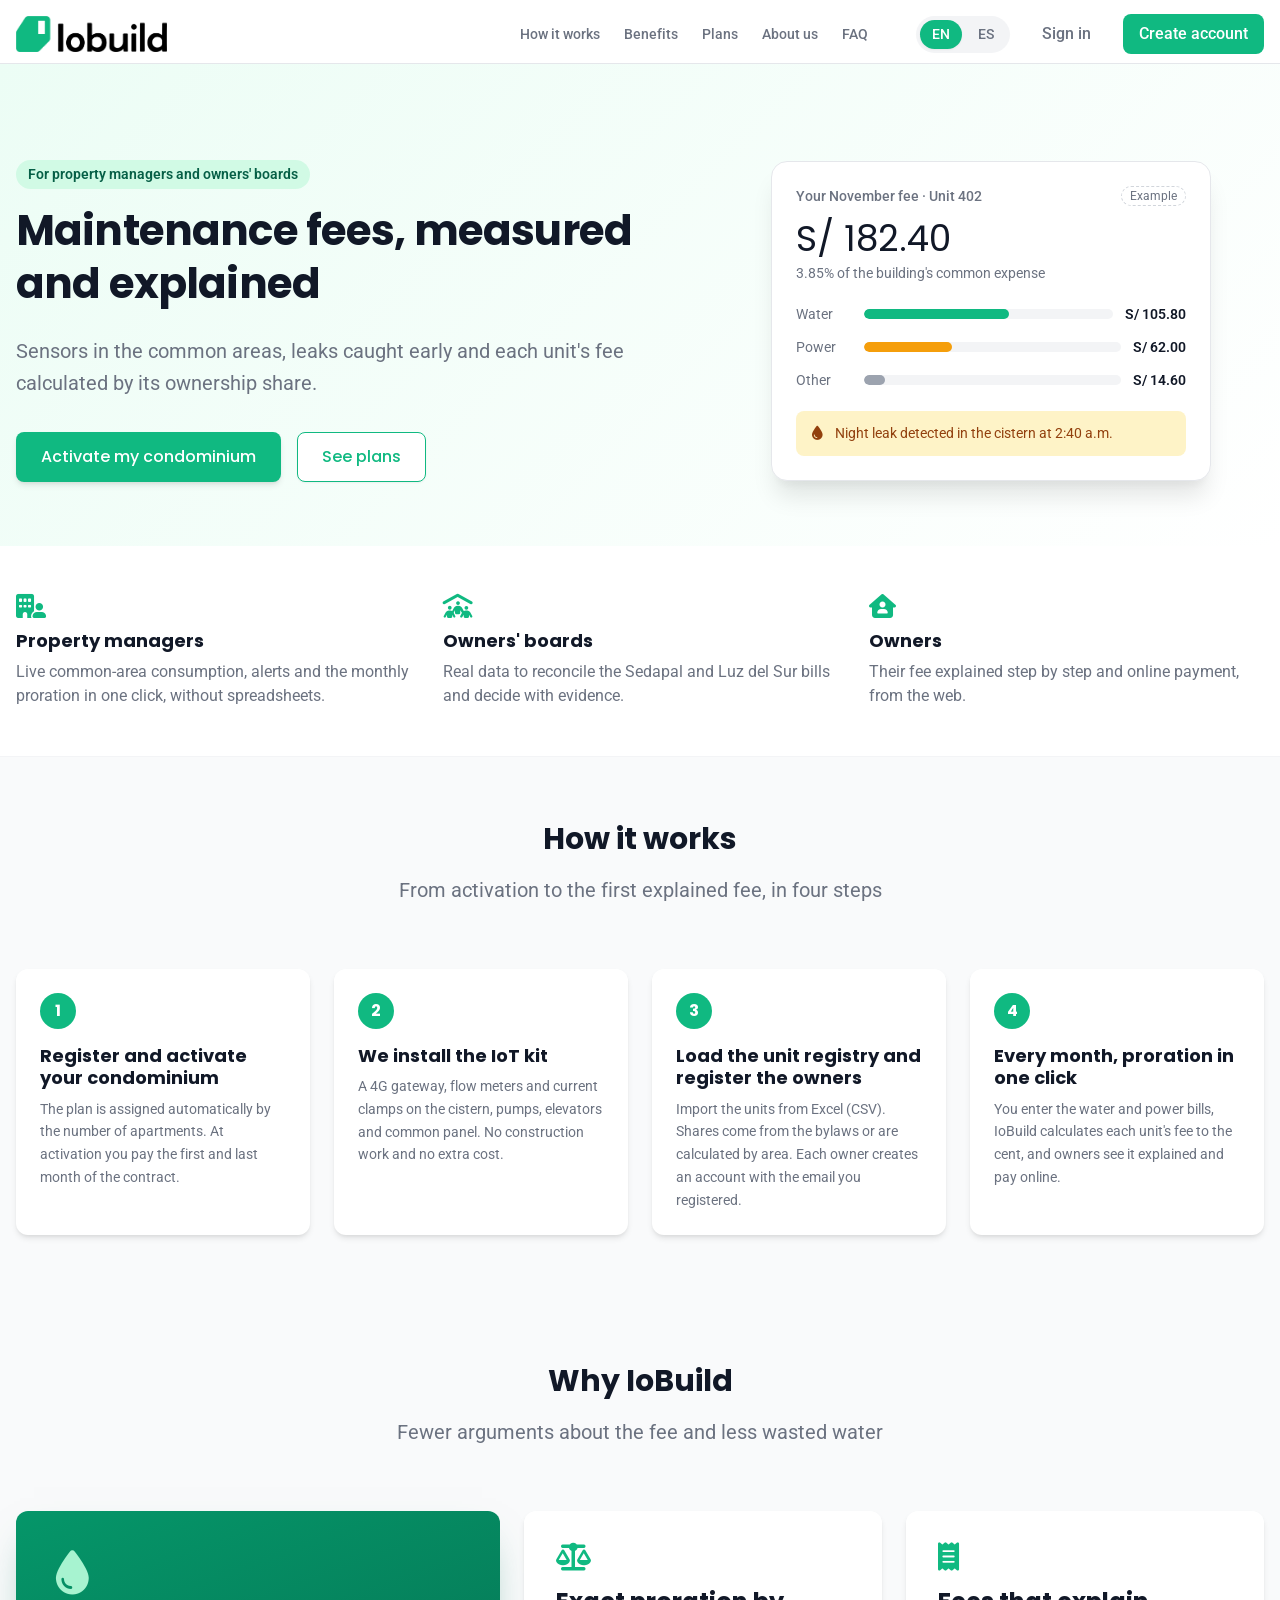
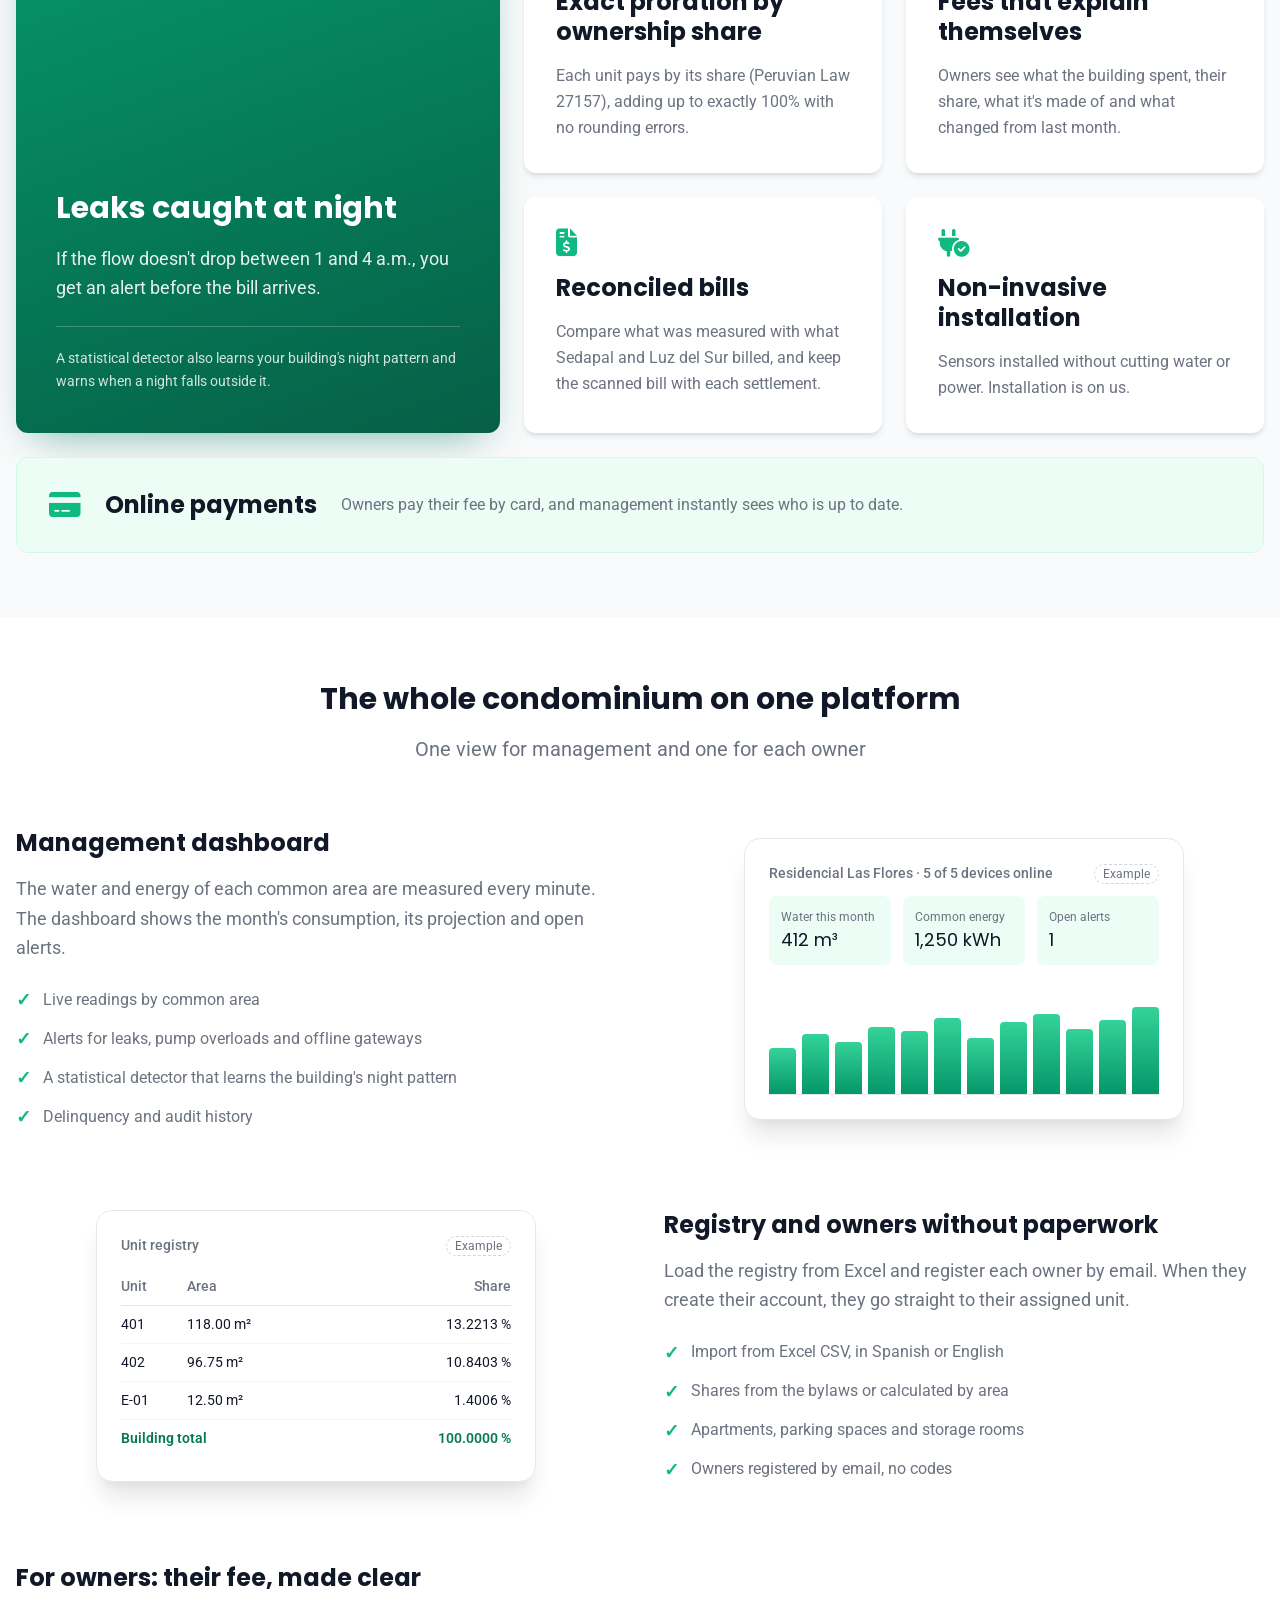
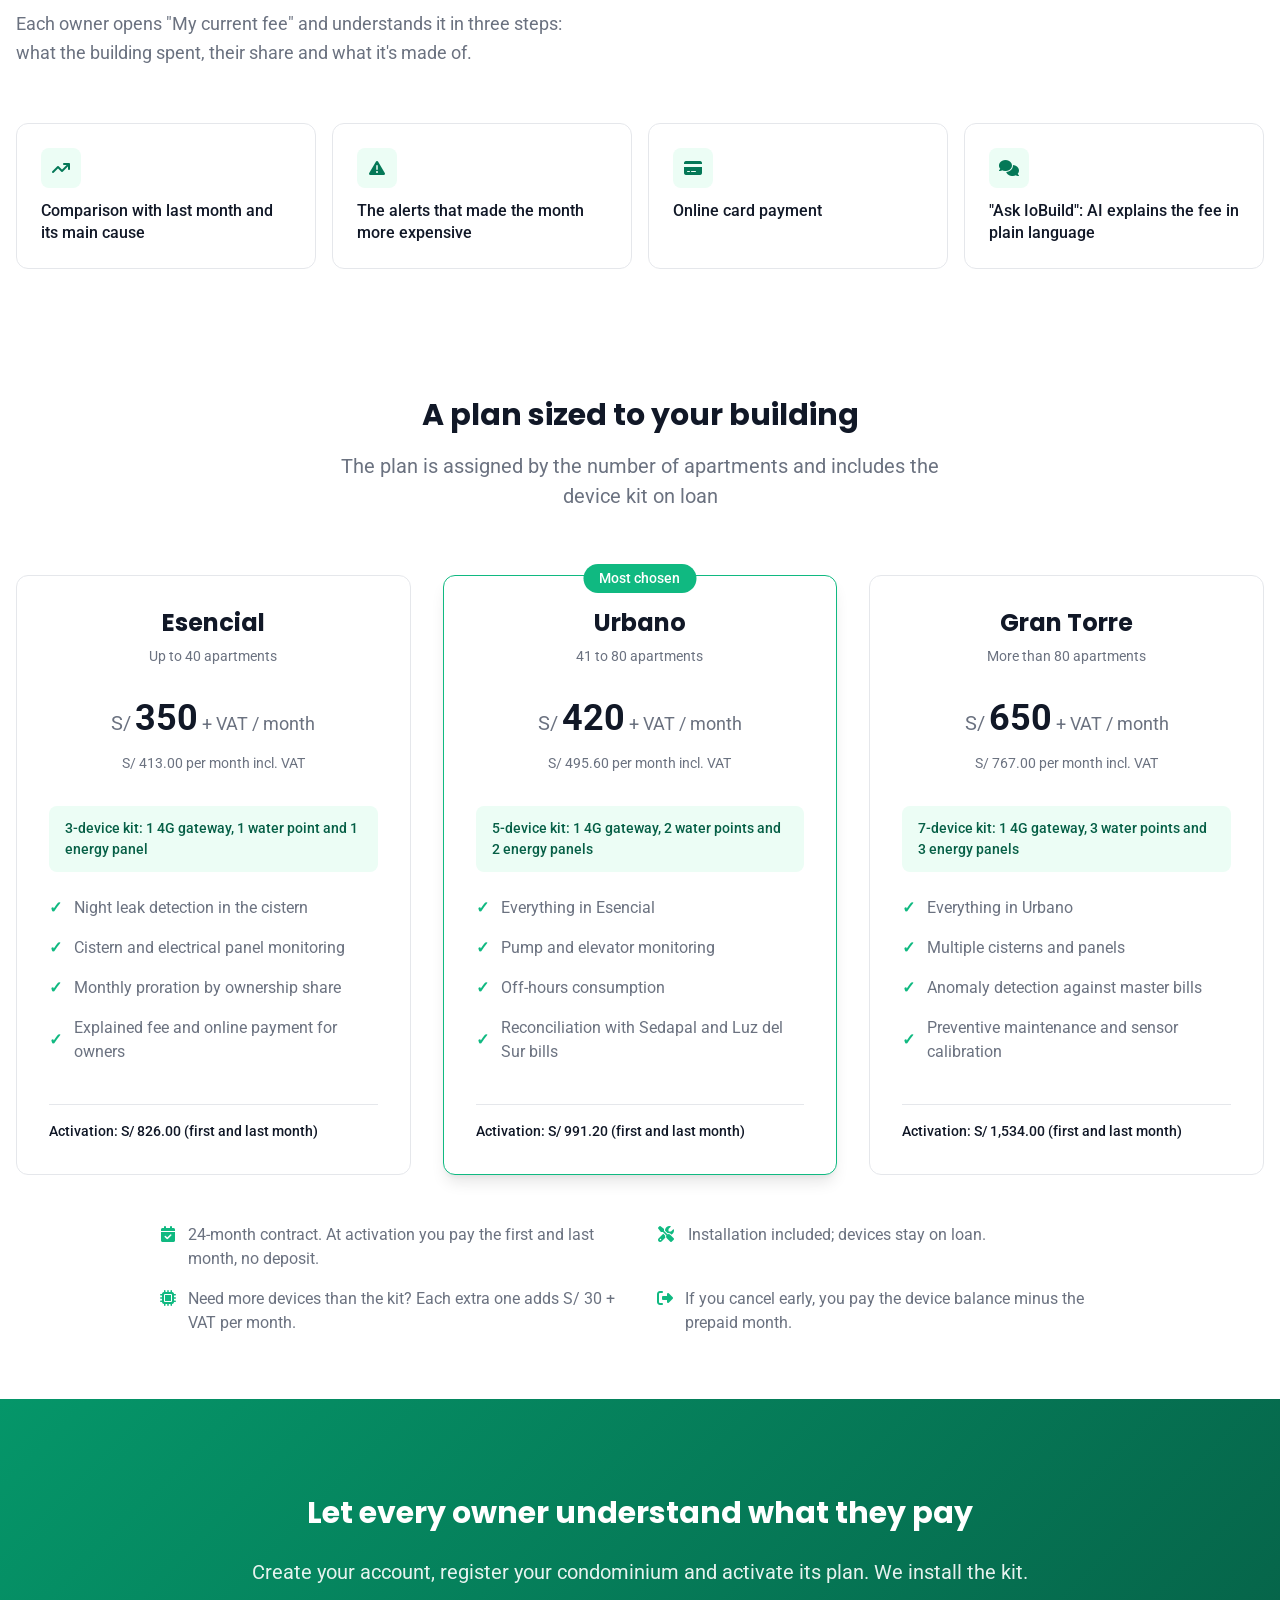
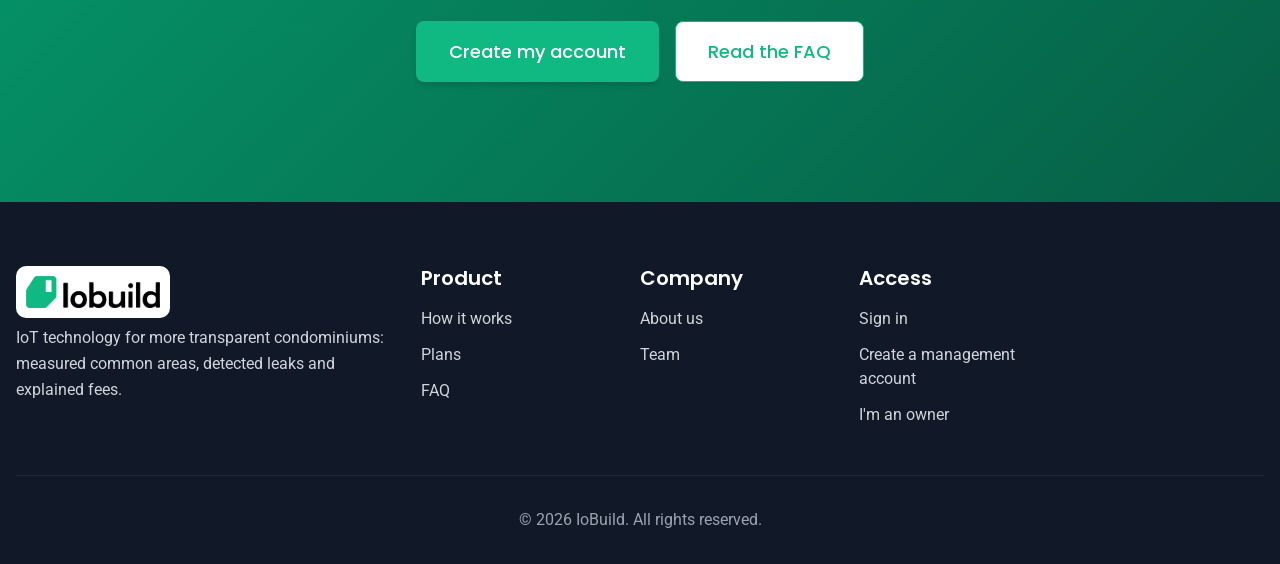
<file: index.html>
<!DOCTYPE html>
<html lang="en">
<head>
    <meta charset="UTF-8">
    <meta name="viewport" content="width=device-width, initial-scale=1.0">
    <title data-translate="title">IoBuild - Maintenance fees measured and explained for your condominium</title>
    <meta name="description" data-translate="meta_description" content="IoBuild measures the water and energy of your condominium&#x27;s common areas with IoT sensors, detects leaks and calculates each unit&#x27;s fee by its ownership share (Peruvian Law 27157).">
    <meta name="keywords" content="condominium management, maintenance fee, proration, ownership share, Law 27157, IoT, leak detection, Lima, administración de condominios, cuota de mantenimiento">

    <meta property="og:title" data-translate="og_title" content="IoBuild - Your condominium, measured and explained">
    <meta property="og:description" data-translate="og_description" content="IoT sensors in common areas, leak detection and fees prorated by ownership share that every owner understands.">
    <meta property="og:image" content="assets/img/logo.png">
    <meta property="og:type" content="website">
    <meta name="twitter:card" content="summary">
    <meta name="twitter:title" data-translate="twitter_title" content="IoBuild - Your condominium, measured and explained">
    <meta name="twitter:description" data-translate="twitter_description" content="IoT sensors, leak detection and fees prorated by ownership share.">
    <link rel="icon" type="image/png" href="assets/img/favicon.png">

    <script type="application/ld+json">
    {
        "@context": "https://schema.org",
        "@type": "Organization",
        "name": "IoBuild",
        "description": "IoT platform for condominium management: common-area metering, leak detection and maintenance fees prorated by ownership share.",
        "url": "https://iobuild.me",
        "logo": "https://iobuild.me/IoBuild-Logo.png"
    }
    </script>

    <link rel="preconnect" href="https://fonts.googleapis.com">
    <link rel="preconnect" href="https://fonts.gstatic.com" crossorigin>
    <link href="https://fonts.googleapis.com/css2?family=Poppins:wght@300;400;500;600;700&family=Roboto:wght@300;400;500&display=swap" rel="stylesheet">
    <link rel="stylesheet" href="https://cdnjs.cloudflare.com/ajax/libs/font-awesome/6.3.0/css/all.min.css">
    <link rel="stylesheet" href="styles/reset.css">
    <link rel="stylesheet" href="styles/styles.css">
</head>
<body>
    <header class="main-header">
        <div class="container">
            <div class="header__content">
                <div class="header__logo">
                    <a href="index.html" class="header__logo-link" aria-label="Go to home page" data-translate="go_home">
                        <img src="assets/img/logo.png" alt="IoBuild" class="logo__image">
                    </a>
                </div>

                <nav class="main-nav" aria-label="Main navigation">
                    <ul class="nav__list">
                        <li class="nav__item"><a href="#how" class="nav__link" data-translate="nav_how">How it works</a></li>
                        <li class="nav__item"><a href="#benefits" class="nav__link" data-translate="nav_benefits">Benefits</a></li>
                        <li class="nav__item"><a href="#pricing" class="nav__link" data-translate="nav_pricing">Plans</a></li>
                        <li class="nav__item"><a href="about-us.html" class="nav__link" data-translate="nav_about">About us</a></li>
                        <li class="nav__item"><a href="faq.html" class="nav__link" data-translate="nav_faq">FAQ</a></li>
                    </ul>
                    <div class="language-switcher">
                        <button class="lang-btn" data-lang="en" aria-pressed="true">EN</button>
                        <button class="lang-btn" data-lang="es" aria-pressed="false">ES</button>
                    </div>
                    <a href="https://iobuild.me/iam/login" class="nav__login" data-translate="login" target="_blank" rel="noopener noreferrer">Sign in</a>
                    <a href="https://iobuild.me/iam/register-administrator" class="cta-primary" data-translate="start_now" target="_blank" rel="noopener noreferrer">Create account</a>
                </nav>

                <button class="mobile-menu-toggle" aria-label="Open navigation menu" data-translate="mobile_menu_toggle">
                    <span class="hamburger__line"></span>
                    <span class="hamburger__line"></span>
                    <span class="hamburger__line"></span>
                </button>
            </div>
        </div>
    </header>

    <main class="main-content">
        <!-- Hero -->
        <section class="hero-section">
            <div class="container">
                <div class="hero__content">
                    <div class="hero__text">
                        <span class="hero__eyebrow" data-translate="hero_eyebrow">For property managers and owners' boards</span>
                        <h1 class="hero__title" data-translate="hero_title">Maintenance fees, measured and explained</h1>
                        <p class="hero__subtitle" data-translate="hero_subtitle">Sensors in the common areas, leaks caught early and each unit's fee calculated by its ownership share.</p>
                        <div class="hero__cta">
                            <a href="https://iobuild.me/iam/register-administrator" class="cta-button cta-button--primary" data-translate="hero_cta_primary" target="_blank" rel="noopener noreferrer">Activate my condominium</a>
                            <a href="#pricing" class="cta-button cta-button--secondary" data-translate="hero_cta_secondary">See plans</a>
                        </div>
                    </div>

                    <div class="hero__visual">
                        <div class="mock-card mock-fee" aria-hidden="true">
                            <div class="mock-fee__top">
                                <span class="mock-label" data-translate="mock_fee_label">Your November fee · Unit 402</span>
                                <span class="mock-tag" data-translate="mock_example">Example</span>
                            </div>
                            <strong class="mock-fee__amount">S/ 182.40</strong>
                            <p class="mock-fee__share" data-translate="mock_fee_share">3.85% of the building's common expense</p>
                            <div class="mock-bars">
                                <div class="mock-bar"><span class="mock-bar__name" data-translate="mock_water">Water</span><span class="mock-bar__track"><span class="mock-bar__fill mock-bar__fill--water" style="width:58%"></span></span><span class="mock-bar__value">S/ 105.80</span></div>
                                <div class="mock-bar"><span class="mock-bar__name" data-translate="mock_energy">Power</span><span class="mock-bar__track"><span class="mock-bar__fill mock-bar__fill--energy" style="width:34%"></span></span><span class="mock-bar__value">S/ 62.00</span></div>
                                <div class="mock-bar"><span class="mock-bar__name" data-translate="mock_other">Other</span><span class="mock-bar__track"><span class="mock-bar__fill mock-bar__fill--other" style="width:8%"></span></span><span class="mock-bar__value">S/ 14.60</span></div>
                            </div>
                            <div class="mock-alert">
                                <i class="fa-solid fa-droplet" aria-hidden="true"></i>
                                <span data-translate="mock_alert">Night leak detected in the cistern at 2:40 a.m.</span>
                            </div>
                        </div>
                    </div>
                </div>
            </div>
        </section>

        <!-- Para quién -->
        <section class="audience-section">
            <div class="container">
                <div class="audience-grid">
                    <div class="audience-card">
                        <i class="fa-solid fa-building-user" aria-hidden="true"></i>
                        <h3 data-translate="aud_1_title">Property managers</h3>
                        <p data-translate="aud_1_desc">Live common-area consumption, alerts and the monthly proration in one click, without spreadsheets.</p>
                    </div>
                    <div class="audience-card">
                        <i class="fa-solid fa-people-roof" aria-hidden="true"></i>
                        <h3 data-translate="aud_2_title">Owners' boards</h3>
                        <p data-translate="aud_2_desc">Real data to reconcile the Sedapal and Luz del Sur bills and decide with evidence.</p>
                    </div>
                    <div class="audience-card">
                        <i class="fa-solid fa-house-user" aria-hidden="true"></i>
                        <h3 data-translate="aud_3_title">Owners</h3>
                        <p data-translate="aud_3_desc">Their fee explained step by step and online payment, from the web.</p>
                    </div>
                </div>
            </div>
        </section>

        <!-- Cómo funciona -->
        <section class="how-section" id="how">
            <div class="container">
                <div class="section__header">
                    <h2 class="section__title" data-translate="how_title">How it works</h2>
                    <p class="section__subtitle" data-translate="how_subtitle">From activation to the first explained fee, in four steps</p>
                </div>
                <ol class="steps">
                    <li class="step">
                        <span class="step__number">1</span>
                        <h3 class="step__title" data-translate="step_1_title">Register and activate your condominium</h3>
                        <p class="step__desc" data-translate="step_1_desc">The plan is assigned automatically by the number of apartments. At activation you pay the first and last month of the contract.</p>
                    </li>
                    <li class="step">
                        <span class="step__number">2</span>
                        <h3 class="step__title" data-translate="step_2_title">We install the IoT kit</h3>
                        <p class="step__desc" data-translate="step_2_desc">A 4G gateway, flow meters and current clamps on the cistern, pumps, elevators and common panel. No construction work and no extra cost.</p>
                    </li>
                    <li class="step">
                        <span class="step__number">3</span>
                        <h3 class="step__title" data-translate="step_3_title">Load the unit registry and register the owners</h3>
                        <p class="step__desc" data-translate="step_3_desc">Import the units from Excel (CSV). Shares come from the bylaws or are calculated by area. Each owner creates an account with the email you registered.</p>
                    </li>
                    <li class="step">
                        <span class="step__number">4</span>
                        <h3 class="step__title" data-translate="step_4_title">Every month, proration in one click</h3>
                        <p class="step__desc" data-translate="step_4_desc">You enter the water and power bills, IoBuild calculates each unit's fee to the cent, and owners see it explained and pay online.</p>
                    </li>
                </ol>
            </div>
        </section>

        <!-- Beneficios -->
        <section class="benefits-section" id="benefits">
            <div class="container">
                <div class="section__header">
                    <h2 class="section__title" data-translate="benefits_title">Why IoBuild</h2>
                    <p class="section__subtitle" data-translate="benefits_subtitle">Fewer arguments about the fee and less wasted water</p>
                </div>
                <div class="benefits-grid benefits-grid--bento">
                    <div class="benefit-card benefit-card--featured">
                        <div class="benefit-card__icon"><i class="fa-solid fa-droplet" aria-hidden="true"></i></div>
                        <h3 class="benefit-card__title" data-translate="benefit_1_title">Leaks caught at night</h3>
                        <p class="benefit-card__description" data-translate="benefit_1_desc">If the flow doesn't drop between 1 and 4 a.m., you get an alert before the bill arrives.</p>
                        <p class="benefit-card__extra" data-translate="benefit_1_extra">A statistical detector also learns your building's night pattern and warns when a night falls outside it.</p>
                    </div>
                    <div class="benefit-card">
                        <div class="benefit-card__icon"><i class="fa-solid fa-scale-balanced" aria-hidden="true"></i></div>
                        <h3 class="benefit-card__title" data-translate="benefit_2_title">Exact proration by ownership share</h3>
                        <p class="benefit-card__description" data-translate="benefit_2_desc">Each unit pays by its share (Peruvian Law 27157), adding up to exactly 100% with no rounding errors.</p>
                    </div>
                    <div class="benefit-card">
                        <div class="benefit-card__icon"><i class="fa-solid fa-receipt" aria-hidden="true"></i></div>
                        <h3 class="benefit-card__title" data-translate="benefit_3_title">Fees that explain themselves</h3>
                        <p class="benefit-card__description" data-translate="benefit_3_desc">Owners see what the building spent, their share, what it's made of and what changed from last month.</p>
                    </div>
                    <div class="benefit-card">
                        <div class="benefit-card__icon"><i class="fa-solid fa-file-invoice-dollar" aria-hidden="true"></i></div>
                        <h3 class="benefit-card__title" data-translate="benefit_4_title">Reconciled bills</h3>
                        <p class="benefit-card__description" data-translate="benefit_4_desc">Compare what was measured with what Sedapal and Luz del Sur billed, and keep the scanned bill with each settlement.</p>
                    </div>
                    <div class="benefit-card">
                        <div class="benefit-card__icon"><i class="fa-solid fa-plug-circle-check" aria-hidden="true"></i></div>
                        <h3 class="benefit-card__title" data-translate="benefit_5_title">Non-invasive installation</h3>
                        <p class="benefit-card__description" data-translate="benefit_5_desc">Sensors installed without cutting water or power. Installation is on us.</p>
                    </div>
                    <div class="benefit-card benefit-card--wide">
                        <div class="benefit-card__icon"><i class="fa-solid fa-credit-card" aria-hidden="true"></i></div>
                        <h3 class="benefit-card__title" data-translate="benefit_6_title">Online payments</h3>
                        <p class="benefit-card__description" data-translate="benefit_6_desc">Owners pay their fee by card, and management instantly sees who is up to date.</p>
                    </div>
                </div>
            </div>
        </section>

        <!-- Funcionalidades -->
        <section class="features-section" id="features">
            <div class="container">
                <div class="section__header">
                    <h2 class="section__title" data-translate="features_title">The whole condominium on one platform</h2>
                    <p class="section__subtitle" data-translate="features_subtitle">One view for management and one for each owner</p>
                </div>
                <div class="features-grid">
                    <div class="feature-item">
                        <div class="feature-item__content">
                            <h3 class="feature-item__title" data-translate="feature_1_title">Management dashboard</h3>
                            <p class="feature-item__description" data-translate="feature_1_desc">The water and energy of each common area are measured every minute. The dashboard shows the month's consumption, its projection and open alerts.</p>
                            <ul class="feature-item__list">
                                <li data-translate="feature_1_item_1">Live readings by common area</li>
                                <li data-translate="feature_1_item_2">Alerts for leaks, pump overloads and offline gateways</li>
                                <li data-translate="feature_1_item_3">A statistical detector that learns the building's night pattern</li>
                                <li data-translate="feature_1_item_4">Delinquency and audit history</li>
                            </ul>
                        </div>
                        <div class="feature-item__visual">
                            <div class="mock-card mock-panel" aria-hidden="true">
                                <div class="mock-fee__top"><span class="mock-label" data-translate="mock_panel_title">Residencial Las Flores · 5 of 5 devices online</span><span class="mock-tag" data-translate="mock_example">Example</span></div>
                                <div class="mock-stats">
                                    <div class="mock-stat"><span data-translate="mock_panel_water">Water this month</span><strong>412 m³</strong></div>
                                    <div class="mock-stat"><span data-translate="mock_panel_energy">Common energy</span><strong>1,250 kWh</strong></div>
                                    <div class="mock-stat"><span data-translate="mock_panel_alerts">Open alerts</span><strong>1</strong></div>
                                </div>
                                <div class="mock-chart">
                                    <span style="height:42%"></span><span style="height:55%"></span><span style="height:48%"></span><span style="height:62%"></span><span style="height:58%"></span><span style="height:70%"></span><span style="height:52%"></span><span style="height:66%"></span><span style="height:74%"></span><span style="height:60%"></span><span style="height:68%"></span><span style="height:80%"></span>
                                </div>
                            </div>
                        </div>
                    </div>

                    <div class="feature-item feature-item--reverse">
                        <div class="feature-item__content">
                            <h3 class="feature-item__title" data-translate="feature_2_title">Registry and owners without paperwork</h3>
                            <p class="feature-item__description" data-translate="feature_2_desc">Load the registry from Excel and register each owner by email. When they create their account, they go straight to their assigned unit.</p>
                            <ul class="feature-item__list">
                                <li data-translate="feature_2_item_1">Import from Excel CSV, in Spanish or English</li>
                                <li data-translate="feature_2_item_2">Shares from the bylaws or calculated by area</li>
                                <li data-translate="feature_2_item_3">Apartments, parking spaces and storage rooms</li>
                                <li data-translate="feature_2_item_4">Owners registered by email, no codes</li>
                            </ul>
                        </div>
                        <div class="feature-item__visual">
                            <div class="mock-card mock-registry" aria-hidden="true">
                                <div class="mock-fee__top"><span class="mock-label" data-translate="mock_registry_title">Unit registry</span><span class="mock-tag" data-translate="mock_example">Example</span></div>
                                <table class="mock-table">
                                    <thead><tr><th data-translate="mock_col_unit">Unit</th><th data-translate="mock_col_area">Area</th><th data-translate="mock_col_share">Share</th></tr></thead>
                                    <tbody>
                                        <tr><td>401</td><td>118.00 m²</td><td>13.2213 %</td></tr>
                                        <tr><td>402</td><td>96.75 m²</td><td>10.8403 %</td></tr>
                                        <tr><td>E-01</td><td>12.50 m²</td><td>1.4006 %</td></tr>
                                        <tr class="mock-table__total"><td colspan="2" data-translate="mock_col_total">Building total</td><td>100.0000 %</td></tr>
                                    </tbody>
                                </table>
                            </div>
                        </div>
                    </div>

                    <div class="feature-tiles">
                        <div class="feature-tiles__intro">
                            <h3 class="feature-item__title" data-translate="feature_3_title">For owners: their fee, made clear</h3>
                            <p class="feature-item__description" data-translate="feature_3_desc">Each owner opens "My current fee" and understands it in three steps: what the building spent, their share and what it's made of.</p>
                        </div>
                        <ul class="feature-tiles__grid">
                            <li><i class="fa-solid fa-arrow-trend-up" aria-hidden="true"></i><span data-translate="feature_3_item_1">Comparison with last month and its main cause</span></li>
                            <li><i class="fa-solid fa-triangle-exclamation" aria-hidden="true"></i><span data-translate="feature_3_item_2">The alerts that made the month more expensive</span></li>
                            <li><i class="fa-solid fa-credit-card" aria-hidden="true"></i><span data-translate="feature_3_item_3">Online card payment</span></li>
                            <li><i class="fa-solid fa-comments" aria-hidden="true"></i><span data-translate="feature_3_item_4">"Ask IoBuild": AI explains the fee in plain language</span></li>
                        </ul>
                    </div>
                </div>
            </div>
        </section>

        <!-- Planes -->
        <section class="pricing-section" id="pricing">
            <div class="container">
                <div class="section__header">
                    <h2 class="section__title" data-translate="pricing_title">A plan sized to your building</h2>
                    <p class="section__subtitle" data-translate="pricing_subtitle">The plan is assigned by the number of apartments and includes the device kit on loan</p>
                </div>

                <div class="pricing-grid">
                    <div class="pricing-card">
                        <div class="pricing-card__header">
                            <h3 class="pricing-card__title">Esencial</h3>
                            <p class="pricing-card__subtitle" data-translate="plan_1_units">Up to 40 apartments</p>
                            <div class="pricing-card__price">
                                <span class="pricing-card__currency">S/</span>
                                <span class="pricing-card__amount">350</span>
                                <span class="pricing-card__period" data-translate="pricing_period">+ VAT / month</span>
                            </div>
                            <p class="pricing-card__igv" data-translate="plan_1_igv">S/ 413.00 per month incl. VAT</p>
                        </div>
                        <div class="pricing-card__content">
                            <p class="pricing-card__kit" data-translate="plan_1_kit">3-device kit: 1 4G gateway, 1 water point and 1 energy panel</p>
                            <ul class="pricing-card__features">
                                <li data-translate="plan_1_f1">Night leak detection in the cistern</li>
                                <li data-translate="plan_1_f2">Cistern and electrical panel monitoring</li>
                                <li data-translate="plan_1_f3">Monthly proration by ownership share</li>
                                <li data-translate="plan_1_f4">Explained fee and online payment for owners</li>
                            </ul>
                            <p class="pricing-card__activation" data-translate="plan_1_activation">Activation: S/ 826.00 (first and last month)</p>
                        </div>
                    </div>

                    <div class="pricing-card pricing-card--featured">
                        <div class="pricing-card__badge" data-translate="most_popular">Most chosen</div>
                        <div class="pricing-card__header">
                            <h3 class="pricing-card__title">Urbano</h3>
                            <p class="pricing-card__subtitle" data-translate="plan_2_units">41 to 80 apartments</p>
                            <div class="pricing-card__price">
                                <span class="pricing-card__currency">S/</span>
                                <span class="pricing-card__amount">420</span>
                                <span class="pricing-card__period" data-translate="pricing_period">+ VAT / month</span>
                            </div>
                            <p class="pricing-card__igv" data-translate="plan_2_igv">S/ 495.60 per month incl. VAT</p>
                        </div>
                        <div class="pricing-card__content">
                            <p class="pricing-card__kit" data-translate="plan_2_kit">5-device kit: 1 4G gateway, 2 water points and 2 energy panels</p>
                            <ul class="pricing-card__features">
                                <li data-translate="plan_2_f1">Everything in Esencial</li>
                                <li data-translate="plan_2_f2">Pump and elevator monitoring</li>
                                <li data-translate="plan_2_f3">Off-hours consumption</li>
                                <li data-translate="plan_2_f4">Reconciliation with Sedapal and Luz del Sur bills</li>
                            </ul>
                            <p class="pricing-card__activation" data-translate="plan_2_activation">Activation: S/ 991.20 (first and last month)</p>
                        </div>
                    </div>

                    <div class="pricing-card">
                        <div class="pricing-card__header">
                            <h3 class="pricing-card__title">Gran Torre</h3>
                            <p class="pricing-card__subtitle" data-translate="plan_3_units">More than 80 apartments</p>
                            <div class="pricing-card__price">
                                <span class="pricing-card__currency">S/</span>
                                <span class="pricing-card__amount">650</span>
                                <span class="pricing-card__period" data-translate="pricing_period">+ VAT / month</span>
                            </div>
                            <p class="pricing-card__igv" data-translate="plan_3_igv">S/ 767.00 per month incl. VAT</p>
                        </div>
                        <div class="pricing-card__content">
                            <p class="pricing-card__kit" data-translate="plan_3_kit">7-device kit: 1 4G gateway, 3 water points and 3 energy panels</p>
                            <ul class="pricing-card__features">
                                <li data-translate="plan_3_f1">Everything in Urbano</li>
                                <li data-translate="plan_3_f2">Multiple cisterns and panels</li>
                                <li data-translate="plan_3_f3">Anomaly detection against master bills</li>
                                <li data-translate="plan_3_f4">Preventive maintenance and sensor calibration</li>
                            </ul>
                            <p class="pricing-card__activation" data-translate="plan_3_activation">Activation: S/ 1,534.00 (first and last month)</p>
                        </div>
                    </div>
                </div>

                <div class="pricing-terms">
                    <div class="pricing-term"><i class="fa-solid fa-calendar-check" aria-hidden="true"></i><span data-translate="term_1">24-month contract. At activation you pay the first and last month, no deposit.</span></div>
                    <div class="pricing-term"><i class="fa-solid fa-screwdriver-wrench" aria-hidden="true"></i><span data-translate="term_2">Installation included; devices stay on loan.</span></div>
                    <div class="pricing-term"><i class="fa-solid fa-microchip" aria-hidden="true"></i><span data-translate="term_3">Need more devices than the kit? Each extra one adds S/ 30 + VAT per month.</span></div>
                    <div class="pricing-term"><i class="fa-solid fa-right-from-bracket" aria-hidden="true"></i><span data-translate="term_4">If you cancel early, you pay the device balance minus the prepaid month.</span></div>
                </div>
            </div>
        </section>

        <!-- CTA final -->
        <section class="final-cta-section">
            <div class="container">
                <div class="final-cta__content">
                    <h2 class="final-cta__title" data-translate="final_cta_title">Let every owner understand what they pay</h2>
                    <p class="final-cta__subtitle" data-translate="final_cta_subtitle">Create your account, register your condominium and activate its plan. We install the kit.</p>
                    <div class="final-cta__buttons">
                        <a href="https://iobuild.me/iam/register-administrator" class="cta-button cta-button--primary cta-button--large" data-translate="final_cta_primary" target="_blank" rel="noopener noreferrer">Create my account</a>
                        <a href="faq.html" class="cta-button cta-button--secondary cta-button--large" data-translate="final_cta_secondary">Read the FAQ</a>
                    </div>
                </div>
            </div>
        </section>
    </main>

    <footer class="main-footer">
        <div class="container">
            <div class="footer__content">
                <div class="footer__section footer__section--brand">
                    <div class="footer__logo">
                        <img src="assets/img/logo.png" alt="IoBuild" class="footer__logo-image">
                    </div>
                    <p class="footer__description" data-translate="footer_description">IoT technology for more transparent condominiums: measured common areas, detected leaks and explained fees.</p>
                </div>
                <div class="footer__section">
                    <h4 class="footer__section-title" data-translate="footer_product">Product</h4>
                    <ul class="footer__links">
                        <li><a href="index.html#how" class="footer__link" data-translate="footer_how">How it works</a></li>
                        <li><a href="index.html#pricing" class="footer__link" data-translate="footer_pricing">Plans</a></li>
                        <li><a href="faq.html" class="footer__link" data-translate="footer_faq">FAQ</a></li>
                    </ul>
                </div>
                <div class="footer__section">
                    <h4 class="footer__section-title" data-translate="footer_company">Company</h4>
                    <ul class="footer__links">
                        <li><a href="about-us.html" class="footer__link" data-translate="footer_about">About us</a></li>
                        <li><a href="about-us.html#team" class="footer__link" data-translate="footer_team">Team</a></li>
                    </ul>
                </div>
                <div class="footer__section">
                    <h4 class="footer__section-title" data-translate="footer_access">Access</h4>
                    <ul class="footer__links">
                        <li><a href="https://iobuild.me/iam/login" class="footer__link" data-translate="footer_login" target="_blank" rel="noopener noreferrer">Sign in</a></li>
                        <li><a href="https://iobuild.me/iam/register-administrator" class="footer__link" data-translate="footer_register_admin" target="_blank" rel="noopener noreferrer">Create a management account</a></li>
                        <li><a href="https://iobuild.me/iam/register-resident" class="footer__link" data-translate="footer_register_owner" target="_blank" rel="noopener noreferrer">I'm an owner</a></li>
                    </ul>
                </div>
            </div>
            <div class="footer__bottom">
                <p class="footer__copyright" data-translate="footer_copyright">© 2026 IoBuild. All rights reserved.</p>
            </div>
        </div>
    </footer>

    <script src="scripts/script.js"></script>
</body>
</html>
</file>
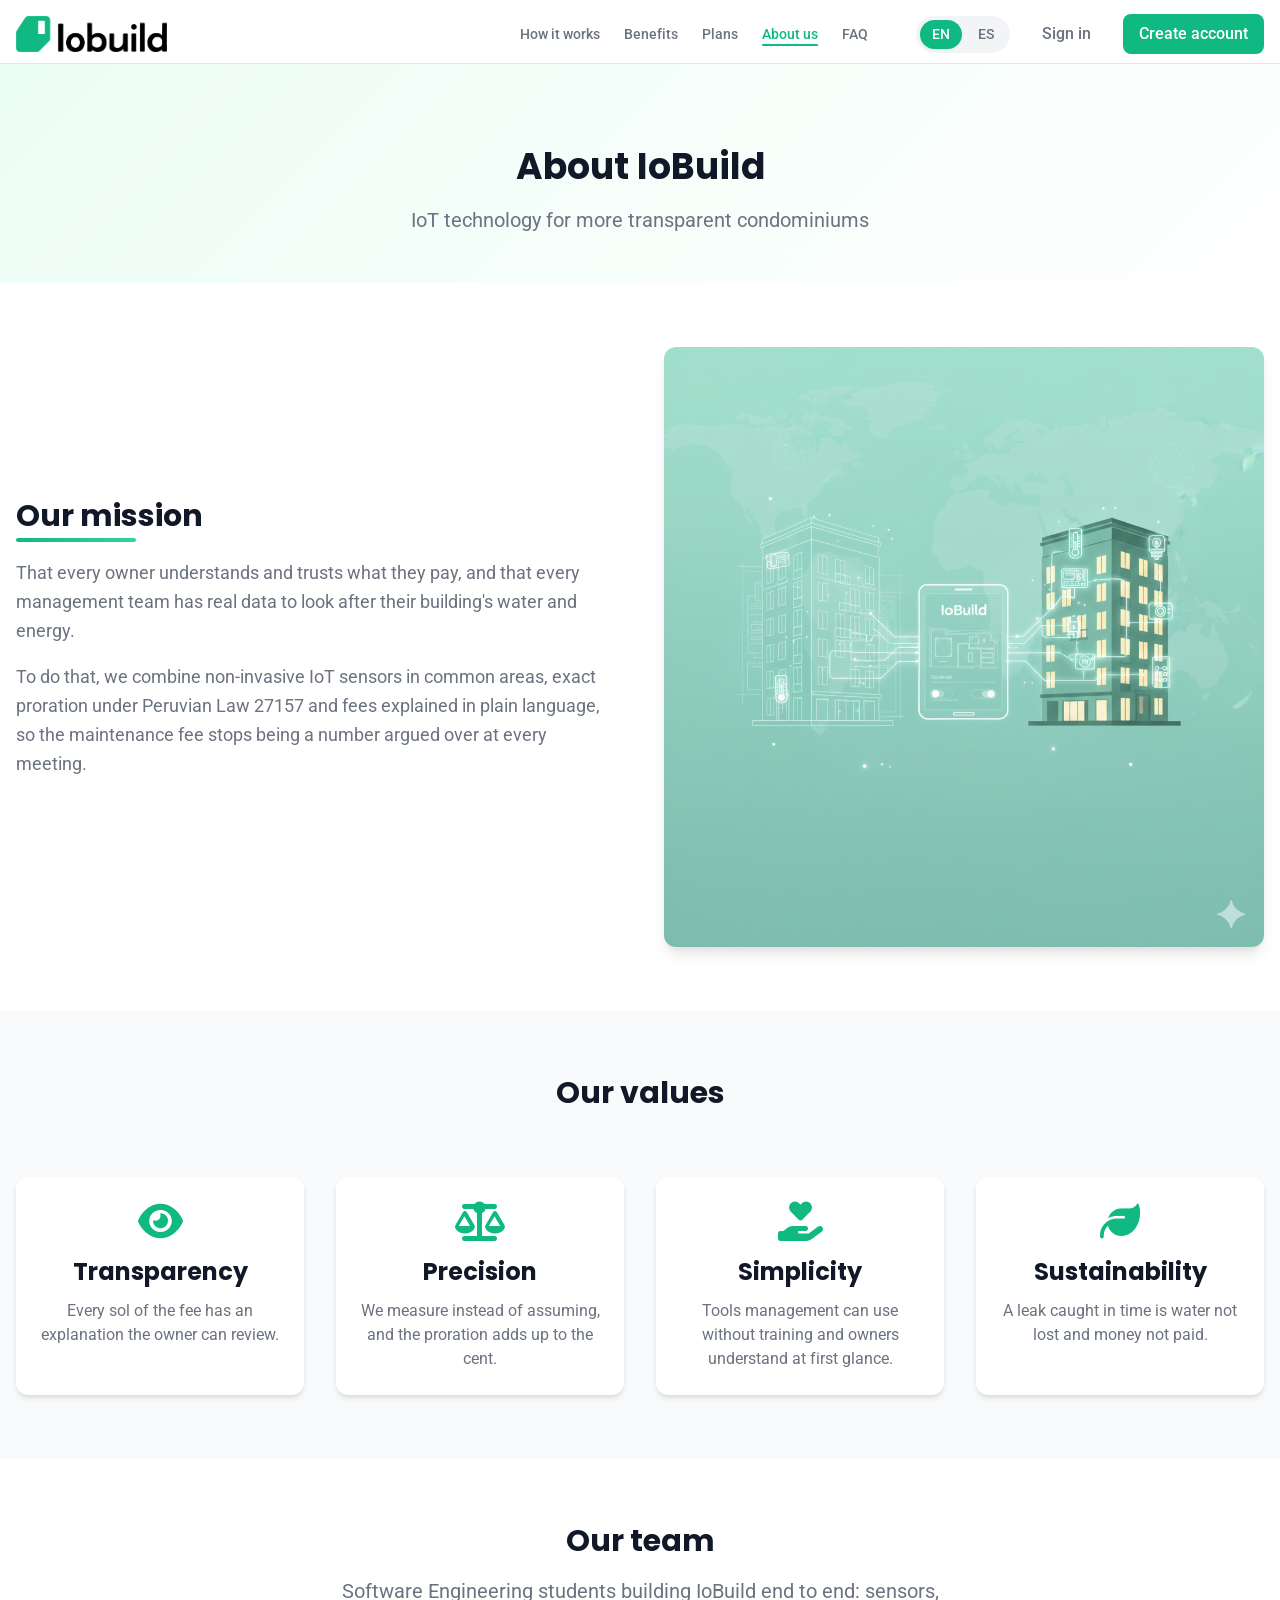
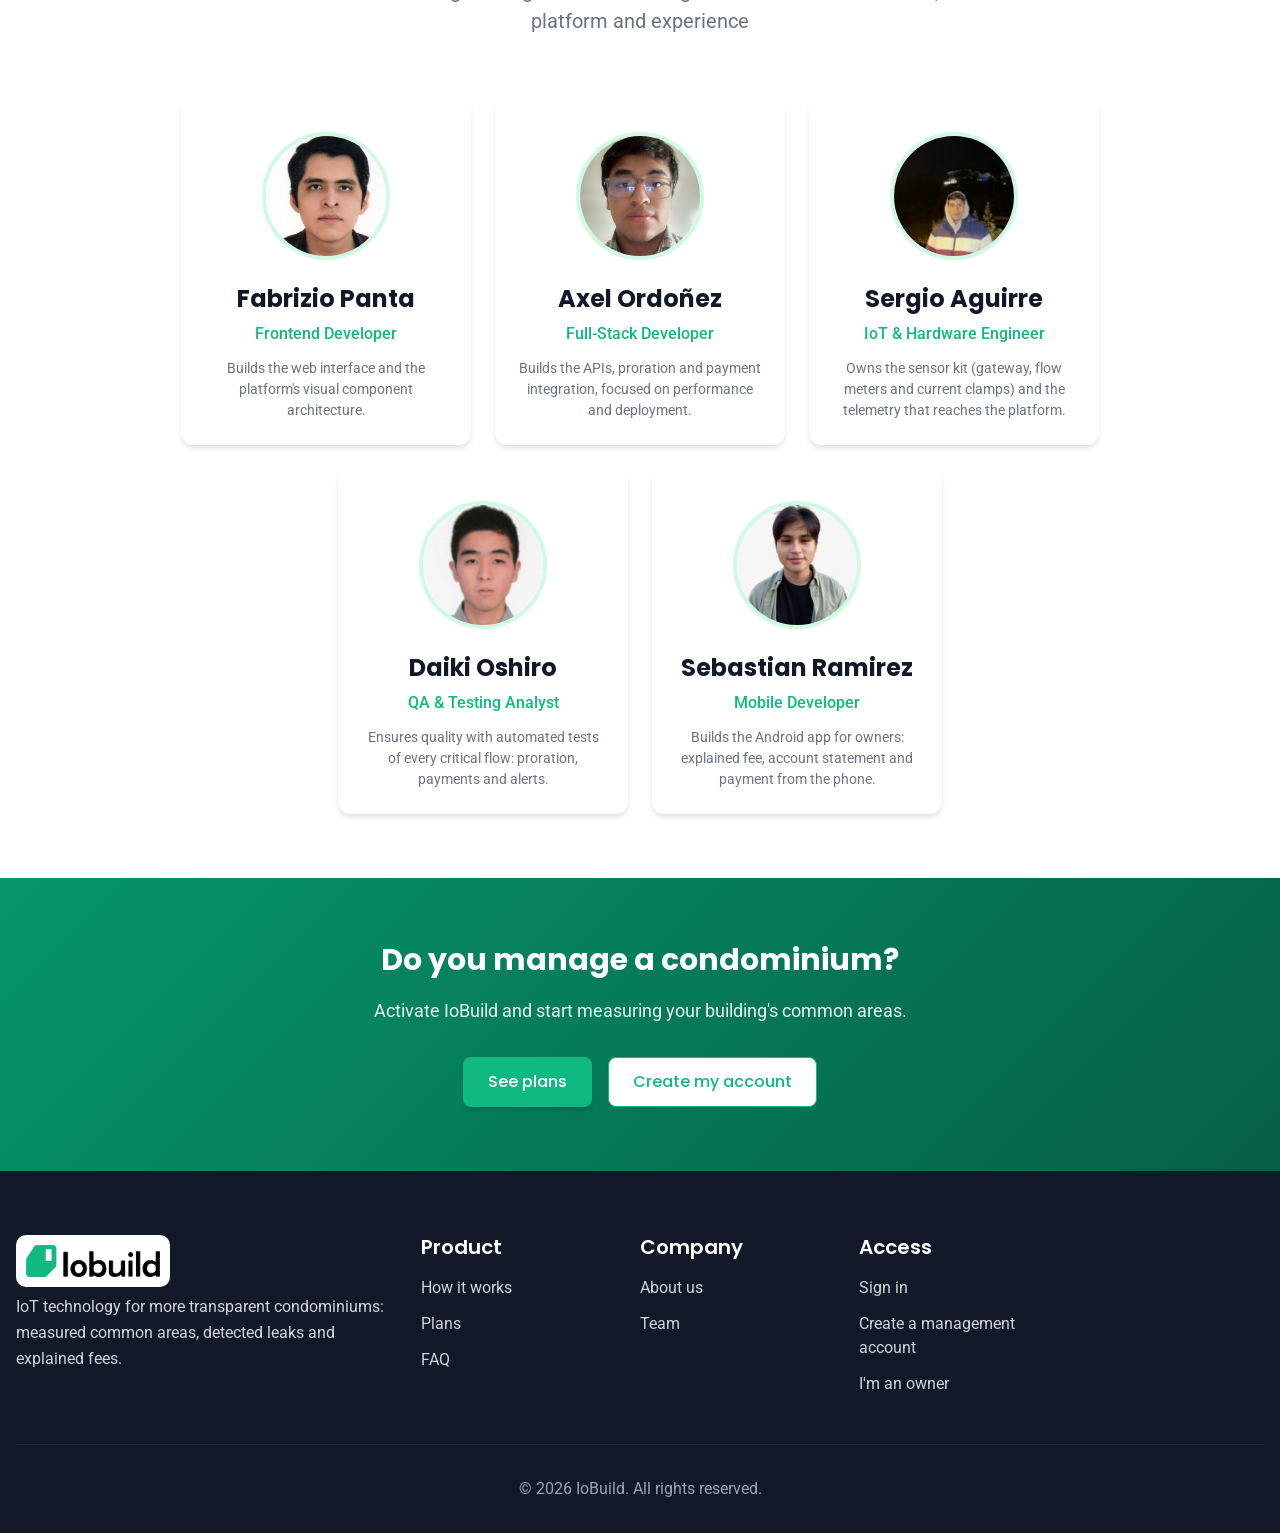
<file: about-us.html>
<!DOCTYPE html>
<html lang="en">
<head>
    <meta charset="UTF-8">
    <meta name="viewport" content="width=device-width, initial-scale=1.0">
    <title data-translate="title">About us - IoBuild</title>
    <meta name="description" data-translate="meta_description" content="Meet the IoBuild team and our mission: more transparent condominiums with measured common areas, detected leaks and fees every owner understands.">
    <link rel="icon" type="image/png" href="assets/img/favicon.png">
    <link rel="preconnect" href="https://fonts.googleapis.com">
    <link rel="preconnect" href="https://fonts.gstatic.com" crossorigin>
    <link href="https://fonts.googleapis.com/css2?family=Poppins:wght@300;400;500;600;700&family=Roboto:wght@300;400;500&display=swap" rel="stylesheet">
    <link rel="stylesheet" href="https://cdnjs.cloudflare.com/ajax/libs/font-awesome/6.3.0/css/all.min.css">
    <link rel="stylesheet" href="styles/reset.css">
    <link rel="stylesheet" href="styles/styles.css">
</head>
<body>
    <header class="main-header">
        <div class="container">
            <div class="header__content">
                <div class="header__logo">
                    <a href="index.html" class="header__logo-link" aria-label="Go to home page" data-translate="go_home">
                        <img src="assets/img/logo.png" alt="IoBuild" class="logo__image">
                    </a>
                </div>
                <nav class="main-nav" aria-label="Main navigation">
                    <ul class="nav__list">
                        <li class="nav__item"><a href="index.html#how" class="nav__link" data-translate="nav_how">How it works</a></li>
                        <li class="nav__item"><a href="index.html#benefits" class="nav__link" data-translate="nav_benefits">Benefits</a></li>
                        <li class="nav__item"><a href="index.html#pricing" class="nav__link" data-translate="nav_pricing">Plans</a></li>
                        <li class="nav__item"><a href="about-us.html" class="nav__link nav__link--active" data-translate="nav_about">About us</a></li>
                        <li class="nav__item"><a href="faq.html" class="nav__link" data-translate="nav_faq">FAQ</a></li>
                    </ul>
                    <div class="language-switcher">
                        <button class="lang-btn" data-lang="en" aria-pressed="true">EN</button>
                        <button class="lang-btn" data-lang="es" aria-pressed="false">ES</button>
                    </div>
                    <a href="https://iobuild.me/iam/login" class="nav__login" data-translate="login" target="_blank" rel="noopener noreferrer">Sign in</a>
                    <a href="https://iobuild.me/iam/register-administrator" class="cta-primary" data-translate="start_now" target="_blank" rel="noopener noreferrer">Create account</a>
                </nav>
                <button class="mobile-menu-toggle" aria-label="Open navigation menu" data-translate="mobile_menu_toggle">
                    <span class="hamburger__line"></span>
                    <span class="hamburger__line"></span>
                    <span class="hamburger__line"></span>
                </button>
            </div>
        </div>
    </header>

    <main class="main-content">
        <section class="page-header">
            <div class="container">
                <div class="page-header__content">
                    <h1 class="page-header__title" data-translate="about_title">About IoBuild</h1>
                    <p class="page-header__subtitle" data-translate="about_subtitle">IoT technology for more transparent condominiums</p>
                </div>
            </div>
        </section>

        <section class="mission-section">
            <div class="container">
                <div class="mission__content">
                    <div class="mission__text">
                        <h2 class="mission__title" data-translate="mission_title">Our mission</h2>
                        <p data-translate="mission_p1">That every owner understands and trusts what they pay, and that every management team has real data to look after their building's water and energy.</p>
                        <p data-translate="mission_p2">To do that, we combine non-invasive IoT sensors in common areas, exact proration under Peruvian Law 27157 and fees explained in plain language, so the maintenance fee stops being a number argued over at every meeting.</p>
                    </div>
                    <div class="mission__visual">
                        <img src="assets/img/mission-image.png" alt="Building connected to the IoBuild platform" data-translate="mission_image_alt" class="mission__image" loading="lazy">
                    </div>
                </div>
            </div>
        </section>

        <section class="values-section">
            <div class="container">
                <div class="section__header">
                    <h2 class="section__title" data-translate="values_title">Our values</h2>
                </div>
                <div class="values-grid">
                    <div class="value-card">
                        <div class="value-card__icon"><i class="fa-solid fa-eye" aria-hidden="true"></i></div>
                        <h3 class="value-card__title" data-translate="value_1_title">Transparency</h3>
                        <p class="value-card__description" data-translate="value_1_desc">Every sol of the fee has an explanation the owner can review.</p>
                    </div>
                    <div class="value-card">
                        <div class="value-card__icon"><i class="fa-solid fa-scale-balanced" aria-hidden="true"></i></div>
                        <h3 class="value-card__title" data-translate="value_2_title">Precision</h3>
                        <p class="value-card__description" data-translate="value_2_desc">We measure instead of assuming, and the proration adds up to the cent.</p>
                    </div>
                    <div class="value-card">
                        <div class="value-card__icon"><i class="fa-solid fa-hand-holding-heart" aria-hidden="true"></i></div>
                        <h3 class="value-card__title" data-translate="value_3_title">Simplicity</h3>
                        <p class="value-card__description" data-translate="value_3_desc">Tools management can use without training and owners understand at first glance.</p>
                    </div>
                    <div class="value-card">
                        <div class="value-card__icon"><i class="fa-solid fa-leaf" aria-hidden="true"></i></div>
                        <h3 class="value-card__title" data-translate="value_4_title">Sustainability</h3>
                        <p class="value-card__description" data-translate="value_4_desc">A leak caught in time is water not lost and money not paid.</p>
                    </div>
                </div>
            </div>
        </section>

        <section class="team-section" id="team">
            <div class="container">
                <div class="section__header">
                    <h2 class="section__title" data-translate="team_title">Our team</h2>
                    <p class="section__subtitle" data-translate="team_subtitle">Software Engineering students building IoBuild end to end: sensors, platform and experience</p>
                </div>
                <div class="team-grid team-grid--avatars">
                    <div class="team-card">
                        <div class="team-card__avatar"><img src="assets/img/fabrizio.jpg" alt="Fabrizio Panta" loading="lazy"></div>
                        <div class="team-card__content">
                            <h3 class="team-card__name">Fabrizio Panta</h3>
                            <p class="team-card__role" data-translate="member_fabrizio_role">Frontend Developer</p>
                            <p class="team-card__description" data-translate="member_fabrizio_desc">Builds the web interface and the platform's visual component architecture.</p>
                        </div>
                    </div>
                    <div class="team-card">
                        <div class="team-card__avatar"><img src="assets/img/axel.jpg" alt="Axel Ordoñez" loading="lazy"></div>
                        <div class="team-card__content">
                            <h3 class="team-card__name">Axel Ordoñez</h3>
                            <p class="team-card__role" data-translate="member_axel_role">Full-Stack Developer</p>
                            <p class="team-card__description" data-translate="member_axel_desc">Builds the APIs, proration and payment integration, focused on performance and deployment.</p>
                        </div>
                    </div>
                    <div class="team-card">
                        <div class="team-card__avatar"><img src="assets/img/sergio.jpg" alt="Sergio Aguirre" loading="lazy"></div>
                        <div class="team-card__content">
                            <h3 class="team-card__name">Sergio Aguirre</h3>
                            <p class="team-card__role" data-translate="member_sergio_role">IoT &amp; Hardware Engineer</p>
                            <p class="team-card__description" data-translate="member_sergio_desc">Owns the sensor kit (gateway, flow meters and current clamps) and the telemetry that reaches the platform.</p>
                        </div>
                    </div>
                    <div class="team-card">
                        <div class="team-card__avatar"><img src="assets/img/daiki.jpg" alt="Daiki Oshiro" loading="lazy"></div>
                        <div class="team-card__content">
                            <h3 class="team-card__name">Daiki Oshiro</h3>
                            <p class="team-card__role" data-translate="member_daiki_role">QA &amp; Testing Analyst</p>
                            <p class="team-card__description" data-translate="member_daiki_desc">Ensures quality with automated tests of every critical flow: proration, payments and alerts.</p>
                        </div>
                    </div>
                    <div class="team-card">
                        <div class="team-card__avatar"><img src="assets/img/sebastian.jpg" alt="Sebastian Ramirez" loading="lazy"></div>
                        <div class="team-card__content">
                            <h3 class="team-card__name">Sebastian Ramirez</h3>
                            <p class="team-card__role" data-translate="member_sebastian_role">Mobile Developer</p>
                            <p class="team-card__description" data-translate="member_sebastian_desc">Builds the Android app for owners: explained fee, account statement and payment from the phone.</p>
                        </div>
                    </div>
                </div>
            </div>
        </section>

        <section class="contact-cta-section">
            <div class="container">
                <div class="contact-cta__content">
                    <h2 class="contact-cta__title" data-translate="about_cta_title">Do you manage a condominium?</h2>
                    <p class="contact-cta__subtitle" data-translate="about_cta_subtitle">Activate IoBuild and start measuring your building's common areas.</p>
                    <div class="contact-cta__buttons">
                        <a href="index.html#pricing" class="cta-button cta-button--primary" data-translate="about_cta_primary">See plans</a>
                        <a href="https://iobuild.me/iam/register-administrator" class="cta-button cta-button--secondary" data-translate="about_cta_secondary" target="_blank" rel="noopener noreferrer">Create my account</a>
                    </div>
                </div>
            </div>
        </section>
    </main>

    <footer class="main-footer">
        <div class="container">
            <div class="footer__content">
                <div class="footer__section footer__section--brand">
                    <div class="footer__logo"><img src="assets/img/logo.png" alt="IoBuild" class="footer__logo-image"></div>
                    <p class="footer__description" data-translate="footer_description">IoT technology for more transparent condominiums: measured common areas, detected leaks and explained fees.</p>
                </div>
                <div class="footer__section">
                    <h4 class="footer__section-title" data-translate="footer_product">Product</h4>
                    <ul class="footer__links">
                        <li><a href="index.html#how" class="footer__link" data-translate="footer_how">How it works</a></li>
                        <li><a href="index.html#pricing" class="footer__link" data-translate="footer_pricing">Plans</a></li>
                        <li><a href="faq.html" class="footer__link" data-translate="footer_faq">FAQ</a></li>
                    </ul>
                </div>
                <div class="footer__section">
                    <h4 class="footer__section-title" data-translate="footer_company">Company</h4>
                    <ul class="footer__links">
                        <li><a href="about-us.html" class="footer__link" data-translate="footer_about">About us</a></li>
                        <li><a href="about-us.html#team" class="footer__link" data-translate="footer_team">Team</a></li>
                    </ul>
                </div>
                <div class="footer__section">
                    <h4 class="footer__section-title" data-translate="footer_access">Access</h4>
                    <ul class="footer__links">
                        <li><a href="https://iobuild.me/iam/login" class="footer__link" data-translate="footer_login" target="_blank" rel="noopener noreferrer">Sign in</a></li>
                        <li><a href="https://iobuild.me/iam/register-administrator" class="footer__link" data-translate="footer_register_admin" target="_blank" rel="noopener noreferrer">Create a management account</a></li>
                        <li><a href="https://iobuild.me/iam/register-resident" class="footer__link" data-translate="footer_register_owner" target="_blank" rel="noopener noreferrer">I'm an owner</a></li>
                    </ul>
                </div>
            </div>
            <div class="footer__bottom">
                <p class="footer__copyright" data-translate="footer_copyright">© 2026 IoBuild. All rights reserved.</p>
            </div>
        </div>
    </footer>

    <script src="scripts/script.js"></script>
</body>
</html>
</file>
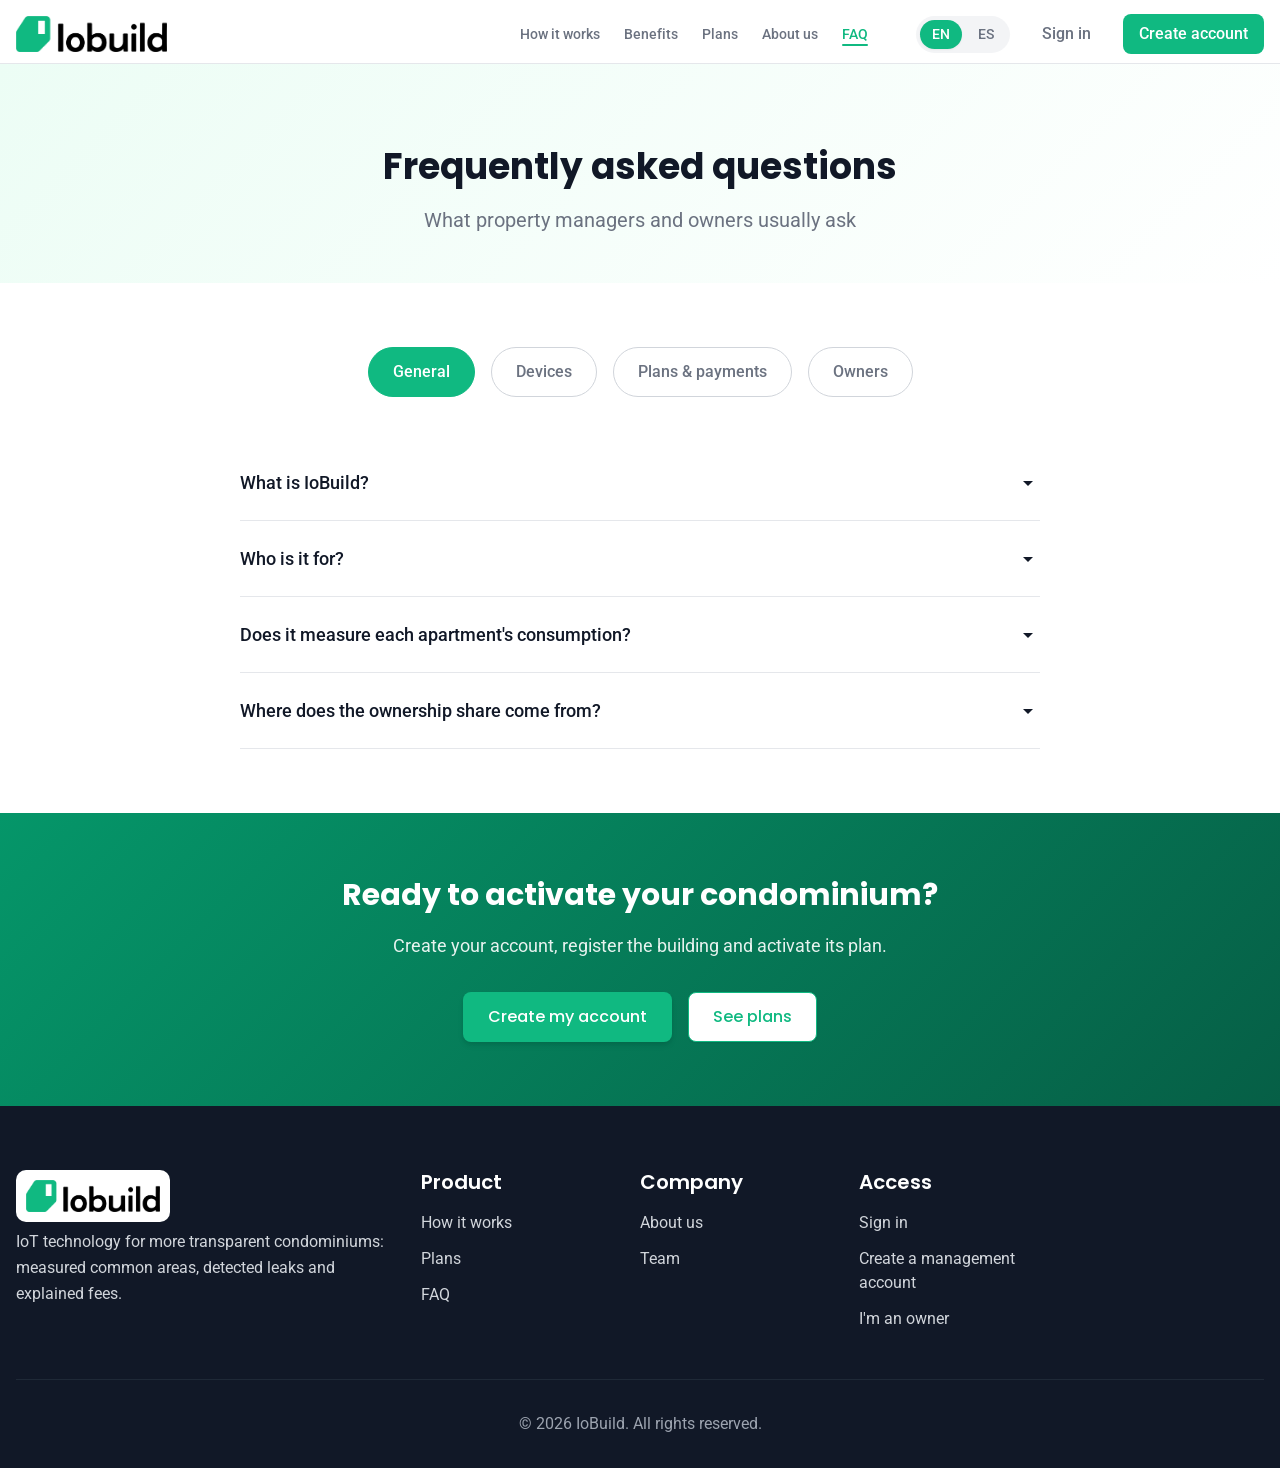
<file: faq.html>
<!DOCTYPE html>
<html lang="en">
<head>
    <meta charset="UTF-8">
    <meta name="viewport" content="width=device-width, initial-scale=1.0">
    <title data-translate="title">FAQ - IoBuild</title>
    <meta name="description" data-translate="meta_description" content="Answers about IoBuild: the IoT kit, proration by ownership share, plans, activation and what each owner sees.">
    <link rel="icon" type="image/png" href="assets/img/favicon.png">
    <link rel="preconnect" href="https://fonts.googleapis.com">
    <link rel="preconnect" href="https://fonts.gstatic.com" crossorigin>
    <link href="https://fonts.googleapis.com/css2?family=Poppins:wght@300;400;500;600;700&family=Roboto:wght@300;400;500&display=swap" rel="stylesheet">
    <link rel="stylesheet" href="https://cdnjs.cloudflare.com/ajax/libs/font-awesome/6.3.0/css/all.min.css">
    <link rel="stylesheet" href="styles/reset.css">
    <link rel="stylesheet" href="styles/styles.css">
</head>
<body>
<header class="main-header">
    <div class="container">
        <div class="header__content">
            <div class="header__logo">
                <a href="index.html" class="header__logo-link" aria-label="Go to home page" data-translate="go_home">
                    <img src="assets/img/logo.png" alt="IoBuild" class="logo__image">
                </a>
            </div>
            <nav class="main-nav" aria-label="Main navigation">
                <ul class="nav__list">
                    <li class="nav__item"><a href="index.html#how" class="nav__link" data-translate="nav_how">How it works</a></li>
                    <li class="nav__item"><a href="index.html#benefits" class="nav__link" data-translate="nav_benefits">Benefits</a></li>
                    <li class="nav__item"><a href="index.html#pricing" class="nav__link" data-translate="nav_pricing">Plans</a></li>
                    <li class="nav__item"><a href="about-us.html" class="nav__link" data-translate="nav_about">About us</a></li>
                    <li class="nav__item"><a href="faq.html" class="nav__link nav__link--active" data-translate="nav_faq">FAQ</a></li>
                </ul>
                <div class="language-switcher">
                    <button class="lang-btn" data-lang="en" aria-pressed="true">EN</button>
                    <button class="lang-btn" data-lang="es" aria-pressed="false">ES</button>
                </div>
                <a href="https://iobuild.me/iam/login" class="nav__login" data-translate="login" target="_blank" rel="noopener noreferrer">Sign in</a>
                <a href="https://iobuild.me/iam/register-administrator" class="cta-primary" data-translate="start_now" target="_blank" rel="noopener noreferrer">Create account</a>
            </nav>
            <button class="mobile-menu-toggle" aria-label="Open navigation menu" data-translate="mobile_menu_toggle">
                <span class="hamburger__line"></span>
                <span class="hamburger__line"></span>
                <span class="hamburger__line"></span>
            </button>
        </div>
    </div>
</header>

<main class="main-content">
    <section class="page-header">
        <div class="container">
            <div class="page-header__content">
                <h1 class="page-header__title" data-translate="faq_title">Frequently asked questions</h1>
                <p class="page-header__subtitle" data-translate="faq_subtitle">What property managers and owners usually ask</p>
            </div>
        </div>
    </section>

    <section class="faq-section">
        <div class="container">
            <div class="faq-categories">
                <button class="faq-category-btn faq-category-btn--active" data-category="general" data-translate="faq_cat_general">General</button>
                <button class="faq-category-btn" data-category="technical" data-translate="faq_cat_technical">Devices</button>
                <button class="faq-category-btn" data-category="pricing" data-translate="faq_cat_pricing">Plans &amp; payments</button>
                <button class="faq-category-btn" data-category="support" data-translate="faq_cat_support">Owners</button>
            </div>

            <div class="faq-group faq-group--active" data-category="general">
                <div class="faq-item"><button class="faq-question" aria-expanded="false"><span data-translate="faq_q_1_1">What is IoBuild?</span><svg class="faq-icon" viewBox="0 0 24 24"><path d="M7 10l5 5 5-5z"/></svg></button>
                    <div class="faq-answer"><p data-translate="faq_a_1_1">It's a platform to manage condominiums. It measures the water and energy of common areas with IoT sensors, detects leaks and calculates each unit's maintenance fee by its ownership share (Peruvian Law 27157). Each owner sees their fee explained and can pay it online.</p></div></div>
                <div class="faq-item"><button class="faq-question" aria-expanded="false"><span data-translate="faq_q_1_2">Who is it for?</span><svg class="faq-icon" viewBox="0 0 24 24"><path d="M7 10l5 5 5-5z"/></svg></button>
                    <div class="faq-answer"><p data-translate="faq_a_1_2">For property managers and owners' boards of residential buildings of any size: there are plans for up to 40, 41 to 80 and more than 80 apartments. Owners use the platform to see and pay their fee.</p></div></div>
                <div class="faq-item"><button class="faq-question" aria-expanded="false"><span data-translate="faq_q_1_3">Does it measure each apartment's consumption?</span><svg class="faq-icon" viewBox="0 0 24 24"><path d="M7 10l5 5 5-5z"/></svg></button>
                    <div class="faq-answer"><p data-translate="faq_a_1_3">No. IoBuild measures the common areas: the cistern, pumps, elevators and common services panel. That common expense is split among the units by their ownership share, as the law requires.</p></div></div>
                <div class="faq-item"><button class="faq-question" aria-expanded="false"><span data-translate="faq_q_1_4">Where does the ownership share come from?</span><svg class="faq-icon" viewBox="0 0 24 24"><path d="M7 10l5 5 5-5z"/></svg></button>
                    <div class="faq-answer"><p data-translate="faq_a_1_4">From the building's bylaws, registered with SUNARP. If you don't have them at hand, IoBuild calculates it from each unit's area and makes the total add up to exactly 100%.</p></div></div>
            </div>

            <div class="faq-group" data-category="technical">
                <div class="faq-item"><button class="faq-question" aria-expanded="false"><span data-translate="faq_q_2_1">What does the device kit include?</span><svg class="faq-icon" viewBox="0 0 24 24"><path d="M7 10l5 5 5-5z"/></svg></button>
                    <div class="faq-answer"><p data-translate="faq_a_2_1">A 4G gateway with local reading backup, flow meters for the cistern and current clamps for the electrical panels. The number depends on the plan: 3 devices in Esencial, 5 in Urbano and 7 in Gran Torre. They are provided on loan.</p></div></div>
                <div class="faq-item"><button class="faq-question" aria-expanded="false"><span data-translate="faq_q_2_2">Do you need to cut the water or power to install it?</span><svg class="faq-icon" viewBox="0 0 24 24"><path d="M7 10l5 5 5-5z"/></svg></button>
                    <div class="faq-answer"><p data-translate="faq_a_2_2">No. The sensors are non-invasive: they go on the existing pipes and cables. Our team does the installation and it's included in the plan.</p></div></div>
                <div class="faq-item"><button class="faq-question" aria-expanded="false"><span data-translate="faq_q_2_3">How often do readings arrive?</span><svg class="faq-icon" viewBox="0 0 24 24"><path d="M7 10l5 5 5-5z"/></svg></button>
                    <div class="faq-answer"><p data-translate="faq_a_2_3">Every minute. If the internet goes down, the gateway stores the readings and sends them when the connection is back.</p></div></div>
                <div class="faq-item"><button class="faq-question" aria-expanded="false"><span data-translate="faq_q_2_4">How are leaks detected?</span><svg class="faq-icon" viewBox="0 0 24 24"><path d="M7 10l5 5 5-5z"/></svg></button>
                    <div class="faq-answer"><p data-translate="faq_a_2_4">With rules: a flow that doesn't drop between 1 and 4 a.m. triggers an alert. A statistical detector also learns each building's normal night pattern and warns when a night falls outside it. AI only explains alerts; it doesn't decide them.</p></div></div>
            </div>

            <div class="faq-group" data-category="pricing">
                <div class="faq-item"><button class="faq-question" aria-expanded="false"><span data-translate="faq_q_3_1">How much does it cost?</span><svg class="faq-icon" viewBox="0 0 24 24"><path d="M7 10l5 5 5-5z"/></svg></button>
                    <div class="faq-answer"><p data-translate="faq_a_3_1">It depends on the number of apartments: Esencial S/ 350 (up to 40), Urbano S/ 420 (41 to 80) and Gran Torre S/ 650 (more than 80), plus VAT per month. The plan is assigned automatically.</p></div></div>
                <div class="faq-item"><button class="faq-question" aria-expanded="false"><span data-translate="faq_q_3_2">What do I pay at activation?</span><svg class="faq-icon" viewBox="0 0 24 24"><path d="M7 10l5 5 5-5z"/></svg></button>
                    <div class="faq-answer"><p data-translate="faq_a_3_2">The first and last month of the contract, with VAT. There is no installation fee or deposit. For example, the Urbano plan is S/ 991.20.</p></div></div>
                <div class="faq-item"><button class="faq-question" aria-expanded="false"><span data-translate="faq_q_3_3">What if my building needs more devices than the kit?</span><svg class="faq-icon" viewBox="0 0 24 24"><path d="M7 10l5 5 5-5z"/></svg></button>
                    <div class="faq-answer"><p data-translate="faq_a_3_3">We add them. Each extra device adds S/ 30 + VAT to the monthly fee, so a small building with two pumps doesn't have to move to a bigger plan.</p></div></div>
                <div class="faq-item"><button class="faq-question" aria-expanded="false"><span data-translate="faq_q_3_4">Can I cancel before 24 months?</span><svg class="faq-icon" viewBox="0 0 24 24"><path d="M7 10l5 5 5-5z"/></svg></button>
                    <div class="faq-answer"><p data-translate="faq_a_3_4">Yes. You pay the remaining balance of the loaned devices minus the month you prepaid. With only a few months left, the balance may be covered and you get the difference back.</p></div></div>
            </div>

            <div class="faq-group" data-category="support">
                <div class="faq-item"><button class="faq-question" aria-expanded="false"><span data-translate="faq_q_4_1">How does an owner sign up?</span><svg class="faq-icon" viewBox="0 0 24 24"><path d="M7 10l5 5 5-5z"/></svg></button>
                    <div class="faq-answer"><p data-translate="faq_a_4_1">Management registers them with their name, email and phone. The owner then creates an account with that email and goes straight to their assigned unit. No code needed.</p></div></div>
                <div class="faq-item"><button class="faq-question" aria-expanded="false"><span data-translate="faq_q_4_2">What does the owner see?</span><svg class="faq-icon" viewBox="0 0 24 24"><path d="M7 10l5 5 5-5z"/></svg></button>
                    <div class="faq-answer"><p data-translate="faq_a_4_2">Their fee explained: what the building spent, their share and what it's made of. Also what changed from last month, the alerts that made the month more expensive and the common areas' consumption.</p></div></div>
                <div class="faq-item"><button class="faq-question" aria-expanded="false"><span data-translate="faq_q_4_3">Can they pay online?</span><svg class="faq-icon" viewBox="0 0 24 24"><path d="M7 10l5 5 5-5z"/></svg></button>
                    <div class="faq-answer"><p data-translate="faq_a_4_3">Yes, by card through Stripe. Management sees the payment instantly in the account statement and delinquency report.</p></div></div>
                <div class="faq-item"><button class="faq-question" aria-expanded="false"><span data-translate="faq_q_4_4">Is there a mobile app?</span><svg class="faq-icon" viewBox="0 0 24 24"><path d="M7 10l5 5 5-5z"/></svg></button>
                    <div class="faq-answer"><p data-translate="faq_a_4_4">We're building the Android app for owners. In the meantime, the web platform works in the phone's browser.</p></div></div>
            </div>
        </div>
    </section>

    <section class="contact-cta-section">
        <div class="container">
            <div class="contact-cta__content">
                <h2 class="contact-cta__title" data-translate="faq_cta_title">Ready to activate your condominium?</h2>
                <p class="contact-cta__subtitle" data-translate="faq_cta_subtitle">Create your account, register the building and activate its plan.</p>
                <div class="contact-cta__buttons">
                    <a href="https://iobuild.me/iam/register-administrator" class="cta-button cta-button--primary" data-translate="faq_cta_primary" target="_blank" rel="noopener noreferrer">Create my account</a>
                    <a href="index.html#pricing" class="cta-button cta-button--secondary" data-translate="faq_cta_secondary">See plans</a>
                </div>
            </div>
        </div>
    </section>
</main>

<footer class="main-footer">
    <div class="container">
        <div class="footer__content">
            <div class="footer__section footer__section--brand">
                <div class="footer__logo"><img src="assets/img/logo.png" alt="IoBuild" class="footer__logo-image"></div>
                <p class="footer__description" data-translate="footer_description">IoT technology for more transparent condominiums: measured common areas, detected leaks and explained fees.</p>
            </div>
            <div class="footer__section">
                <h4 class="footer__section-title" data-translate="footer_product">Product</h4>
                <ul class="footer__links">
                    <li><a href="index.html#how" class="footer__link" data-translate="footer_how">How it works</a></li>
                    <li><a href="index.html#pricing" class="footer__link" data-translate="footer_pricing">Plans</a></li>
                    <li><a href="faq.html" class="footer__link" data-translate="footer_faq">FAQ</a></li>
                </ul>
            </div>
            <div class="footer__section">
                <h4 class="footer__section-title" data-translate="footer_company">Company</h4>
                <ul class="footer__links">
                    <li><a href="about-us.html" class="footer__link" data-translate="footer_about">About us</a></li>
                    <li><a href="about-us.html#team" class="footer__link" data-translate="footer_team">Team</a></li>
                </ul>
            </div>
            <div class="footer__section">
                <h4 class="footer__section-title" data-translate="footer_access">Access</h4>
                <ul class="footer__links">
                    <li><a href="https://iobuild.me/iam/login" class="footer__link" data-translate="footer_login" target="_blank" rel="noopener noreferrer">Sign in</a></li>
                    <li><a href="https://iobuild.me/iam/register-administrator" class="footer__link" data-translate="footer_register_admin" target="_blank" rel="noopener noreferrer">Create a management account</a></li>
                    <li><a href="https://iobuild.me/iam/register-resident" class="footer__link" data-translate="footer_register_owner" target="_blank" rel="noopener noreferrer">I'm an owner</a></li>
                </ul>
            </div>
        </div>
        <div class="footer__bottom">
            <p class="footer__copyright" data-translate="footer_copyright">© 2026 IoBuild. All rights reserved.</p>
        </div>
    </div>
</footer>

<script src="scripts/script.js"></script>
</body>
</html>
</file>
<file: styles/styles.css>
/* ===== CSS VARIABLES ===== */
:root {
    /* Primary Colors - Mint theme  */
    --color-primary: #10b981;
    --color-primary-50: #ecfdf5;
    --color-primary-100: #d1fae5;
    --color-primary-200: #a7f3d0;
    --color-primary-300: #6ee7b7;
    --color-primary-400: #34d399;
    --color-primary-500: #10b981;
    --color-primary-600: #059669;
    --color-primary-700: #047857;
    --color-primary-800: #065f46;
    --color-primary-900: #064e3b;

    /* Neutral Colors */
    --color-gray-50: #f9fafb;
    --color-gray-100: #f3f4f6;
    --color-gray-200: #e5e7eb;
    --color-gray-300: #d1d5db;
    --color-gray-400: #9ca3af;
    --color-gray-500: #6b7280;
    --color-gray-600: #4b5563;
    --color-gray-700: #374151;
    --color-gray-800: #1f2937;
    --color-gray-900: #111827;

    /* Semantic Colors */
    --color-success: #059669;
    --color-warning: #d97706;
    --color-error: #dc2626;
    --color-info: #2563eb;

    /* Surface Colors */
    --color-surface: #ffffff;
    --color-surface-50: #f9fafb;
    --color-surface-100: #f3f4f6;
    --color-surface-200: #e5e7eb;
    --color-surface-300: #d1d5db;

    /* Text Colors */
    --color-text-primary: #111827;
    --color-text-secondary: #6b7280;
    --color-text-tertiary: #9ca3af;
    --color-text-inverse: #ffffff;

    /* Typography */
    --font-family-heading: 'Poppins', -apple-system, BlinkMacSystemFont, 'Segoe UI', sans-serif;
    --font-family-body: 'Roboto', -apple-system, BlinkMacSystemFont, 'Segoe UI', sans-serif;
    
    --font-size-xs: 0.75rem;
    --font-size-sm: 0.875rem;
    --font-size-base: 1rem;
    --font-size-lg: 1.125rem;
    --font-size-xl: 1.25rem;
    --font-size-2xl: 1.5rem;
    --font-size-3xl: 1.875rem;
    --font-size-4xl: 2.25rem;
    --font-size-5xl: 3rem;
    --font-size-6xl: 3.75rem;

    --font-weight-light: 300;
    --font-weight-normal: 400;
    --font-weight-medium: 500;
    --font-weight-semibold: 600;
    --font-weight-bold: 700;

    --line-height-tight: 1.25;
    --line-height-snug: 1.375;
    --line-height-normal: 1.5;
    --line-height-relaxed: 1.625;
    --line-height-loose: 2;

    /* Spacing */
    --spacing-1: 0.25rem;
    --spacing-2: 0.5rem;
    --spacing-3: 0.75rem;
    --spacing-4: 1rem;
    --spacing-5: 1.25rem;
    --spacing-6: 1.5rem;
    --spacing-8: 2rem;
    --spacing-10: 2.5rem;
    --spacing-12: 3rem;
    --spacing-16: 4rem;
    --spacing-20: 5rem;
    --spacing-24: 6rem;
    --spacing-32: 8rem;

    /* Border Radius */
    --radius-sm: 0.125rem;
    --radius-md: 0.375rem;
    --radius-lg: 0.5rem;
    --radius-xl: 0.75rem;
    --radius-2xl: 1rem;
    --radius-full: 9999px;

    /* Shadows */
    --shadow-sm: 0 1px 2px 0 rgba(0, 0, 0, 0.05);
    --shadow-md: 0 4px 6px -1px rgba(0, 0, 0, 0.1), 0 2px 4px -1px rgba(0, 0, 0, 0.06);
    --shadow-lg: 0 10px 15px -3px rgba(0, 0, 0, 0.1), 0 4px 6px -2px rgba(0, 0, 0, 0.05);
    --shadow-xl: 0 20px 25px -5px rgba(0, 0, 0, 0.1), 0 10px 10px -5px rgba(0, 0, 0, 0.04);
    --shadow-2xl: 0 25px 50px -12px rgba(0, 0, 0, 0.25);

    /* Transitions */
    --transition-fast: 150ms ease-in-out;
    --transition-normal: 300ms ease-in-out;
    --transition-slow: 500ms ease-in-out;

    /* Breakpoints */
    --breakpoint-sm: 640px;
    --breakpoint-md: 768px;
    --breakpoint-lg: 1024px;
    --breakpoint-xl: 1280px;
    --breakpoint-2xl: 1536px;

    /* Layout */
    --container-max-width: 1280px;
    --container-padding: var(--spacing-4);
    --section-padding-y: var(--spacing-16);
    /* Logo */
    --logo-height: 2.25rem; /* Adjustable global logo height */
    /* Header */
    --header-height: 64px; /* Adjust if header padding or logo size changes */
}

/* ===== BASE STYLES ===== */
html {
    scroll-behavior: smooth;
}

body {
    font-family: var(--font-family-body);
    font-size: var(--font-size-base);
    font-weight: var(--font-weight-normal);
    line-height: var(--line-height-normal);
    color: var(--color-text-primary);
    background-color: var(--color-surface);
    -webkit-font-smoothing: antialiased;
    -moz-osx-font-smoothing: grayscale;
}

/* ===== UTILITY CLASSES ===== */
.container {
    max-width: var(--container-max-width);
    margin: 0 auto;
    padding: 0 var(--container-padding);
}

.main-content {
    padding-top: var(--header-height); /* ensure content isn't hidden under fixed header */
}

:target {
    scroll-margin-top: calc(var(--header-height) + 1rem); /* offset for anchor targets */
}

section {
    scroll-margin-top: calc(var(--header-height) + 0.5rem);
}

.sr-only {
    position: absolute;
    width: 1px;
    height: 1px;
    padding: 0;
    margin: -1px;
    overflow: hidden;
    clip: rect(0, 0, 0, 0);
    white-space: nowrap;
    border: 0;
}

/* ===== TYPOGRAPHY ===== */
h1, h2, h3, h4, h5, h6 {
    font-family: var(--font-family-heading);
    font-weight: var(--font-weight-bold);
    line-height: var(--line-height-tight);
    color: var(--color-text-primary);
}

h1 {
    font-size: var(--font-size-4xl);
}

h2 {
    font-size: var(--font-size-3xl);
}

h3 {
    font-size: var(--font-size-2xl);
}

h4 {
    font-size: var(--font-size-xl);
}

h5 {
    font-size: var(--font-size-lg);
}

h6 {
    font-size: var(--font-size-base);
}

p {
    color: var(--color-text-secondary);
    margin-bottom: var(--spacing-4);
}

/* ===== BUTTONS ===== */
.cta-button {
    display: inline-flex;
    align-items: center;
    justify-content: center;
    padding: var(--spacing-3) var(--spacing-6);
    font-family: var(--font-family-heading);
    font-size: var(--font-size-base);
    font-weight: var(--font-weight-medium);
    text-decoration: none;
    border-radius: var(--radius-lg);
    transition: all var(--transition-fast);
    cursor: pointer;
    border: 1px solid transparent;
}

.cta-button--primary {
    background-color: var(--color-primary);
    color: var(--color-text-inverse);
    box-shadow: var(--shadow-md);
}

.cta-button--primary:hover {
    background-color: var(--color-primary-600);
    box-shadow: var(--shadow-lg);
    transform: translateY(-1px);
}

.cta-button--secondary {
    background-color: var(--color-surface);
    color: var(--color-primary);
    border-color: var(--color-primary);
    box-shadow: var(--shadow-sm);
}

.cta-button--secondary:hover {
    background-color: var(--color-primary-50);
    box-shadow: var(--shadow-md);
}

.cta-button--outline {
    background-color: transparent;
    color: var(--color-text-primary);
    border-color: var(--color-gray-300);
}

.cta-button--outline:hover {
    background-color: var(--color-gray-50);
    border-color: var(--color-gray-400);
}

.cta-button--large {
    padding: var(--spacing-4) var(--spacing-8);
    font-size: var(--font-size-lg);
}

.cta-primary {
    background-color: var(--color-primary);
    color: var(--color-text-inverse);
    padding: var(--spacing-2) var(--spacing-4);
    border-radius: var(--radius-lg);
    font-weight: var(--font-weight-medium);
    transition: all var(--transition-fast);
}

.cta-primary:hover {
    background-color: var(--color-primary-600);
    transform: translateY(-1px);
}

/* ===== ICONS ===== */
.icon {
    width: 1.5rem;
    height: 1.5rem;
    fill: currentColor;
}

.icon--large {
    width: 3rem;
    height: 3rem;
}

/* ===== HEADER STYLES ===== */
.main-header {
    position: fixed; /* keep header visible across the page */
    top: 0;
    left: 0;
    right: 0;
    height: var(--header-height);
    z-index: 1000;
    background-color: rgba(255, 255, 255, 0.98);
    backdrop-filter: blur(10px);
    border-bottom: 1px solid var(--color-gray-200);
    transition: transform var(--transition-normal), background-color var(--transition-fast);
}

.header__content {
    display: flex;
    align-items: center;
    justify-content: space-between;
    padding: calc((var(--header-height) - var(--logo-height)) / 2) 0; /* vertical center items */
}

.header__logo {
    display: flex;
    align-items: center;
    gap: var(--spacing-3);
}

.logo__image {
    height: var(--logo-height);
    width: auto; 
    max-width: 160px; 
    object-fit: contain; 
    display: block;
}

.logo__text {
    font-family: var(--font-family-heading);
    font-size: var(--font-size-xl);
    font-weight: var(--font-weight-bold);
    color: var(--color-primary);
}

.main-nav {
    display: flex;
    align-items: center;
    gap: var(--spacing-8);
}

/* Responsive header height adjustment */
@media (max-width: 767px) {
    :root {
        --header-height: 56px;
    }

    .main-header {
        z-index: 1100; /* ensure mobile menu overlays other content */
    }

    .header__content {
        padding: calc((var(--header-height) - var(--logo-height)) / 2) 0 0 0;
    }
}

.nav__list {
    display: flex;
    align-items: center;
    gap: var(--spacing-6);
}

.nav__link {
    font-size: var(--font-size-sm);
    font-weight: var(--font-weight-medium);
    color: var(--color-text-secondary);
    transition: color var(--transition-fast);
    position: relative;
}

.nav__link:hover,
.nav__link--active {
    color: var(--color-primary);
}

.nav__link--active::after {
    content: '';
    position: absolute;
    bottom: -4px;
    left: 0;
    right: 0;
    height: 2px;
    background-color: var(--color-primary);
    border-radius: var(--radius-full);
}

/* Language Switcher Styles */
.language-switcher {
    display: flex;
    align-items: center;
    gap: var(--spacing-1);
    background-color: var(--color-gray-100);
    border-radius: var(--radius-full);
    padding: var(--spacing-1);
    margin-left: var(--spacing-4);
}

.lang-btn {
    padding: var(--spacing-1) var(--spacing-3);
    border: none;
    background: transparent;
    border-radius: var(--radius-full);
    font-size: var(--font-size-sm);
    font-weight: var(--font-weight-medium);
    color: var(--color-text-secondary);
    cursor: pointer;
    transition: all var(--transition-fast);
    min-width: 2.5rem;
    text-align: center;
}

.lang-btn:hover {
    color: var(--color-primary);
    background-color: var(--color-gray-200);
}

.lang-btn.active {
    background-color: var(--color-primary);
    color: var(--color-text-inverse);
    box-shadow: var(--shadow-sm);
}

.lang-btn:focus {
    outline: 2px solid var(--color-primary);
    outline-offset: 2px;
}

.mobile-menu-toggle {
    display: none;
    flex-direction: column;
    gap: var(--spacing-1);
    padding: var(--spacing-2);
}

.hamburger__line {
    width: 1.5rem;
    height: 2px;
    background-color: var(--color-text-primary);
    transition: all var(--transition-fast);
}

/* ===== HERO SECTION ===== */
.hero-section {
    padding: var(--spacing-24) 0 var(--spacing-16);
    background: linear-gradient(135deg, var(--color-primary-50) 0%, var(--color-surface) 100%);
}

.hero__content {
    display: grid;
    grid-template-columns: 1fr 1fr;
    gap: var(--spacing-12);
    align-items: center;
}

.hero__title {
    font-size: var(--font-size-5xl);
    font-weight: var(--font-weight-bold);
    line-height: var(--line-height-tight);
    margin-bottom: var(--spacing-6);
    color: var(--color-text-primary);
}

.hero__subtitle {
    font-size: var(--font-size-xl);
    color: var(--color-text-secondary);
    margin-bottom: var(--spacing-8);
    line-height: var(--line-height-relaxed);
}

.hero__cta {
    display: flex;
    gap: var(--spacing-4);
    flex-wrap: wrap;
}

.hero__image {
    width: 100%;
    height: auto;
    border-radius: var(--radius-xl);
    box-shadow: var(--shadow-xl);
}

/* ===== SECTION STYLES ===== */
.section__header {
    text-align: center;
    margin-bottom: var(--spacing-16);
}

.section__title {
    margin-bottom: var(--spacing-4);
}

.section__subtitle {
    font-size: var(--font-size-xl);
    color: var(--color-text-secondary);
    max-width: 600px;
    margin: 0 auto;
}

.section__cta {
    text-align: center;
    margin-top: var(--spacing-12);
}

/* ===== BENEFITS SECTION ===== */
.benefits-section {
    padding: var(--section-padding-y) 0;
    background-color: var(--color-surface-50);
}

.benefits-grid {
    display: grid;
    grid-template-columns: repeat(auto-fit, minmax(300px, 1fr));
    gap: var(--spacing-8);
}

.benefit-card {
    background-color: var(--color-surface);
    padding: var(--spacing-8);
    border-radius: var(--radius-xl);
    box-shadow: var(--shadow-md);
    text-align: center;
    transition: all var(--transition-normal);
}

.benefit-card:hover {
    transform: translateY(-4px);
    box-shadow: var(--shadow-xl);
}

.benefit-card__icon {
    display: flex;
    justify-content: center;
    margin-bottom: var(--spacing-6);
    color: var(--color-primary);
}

/* Font Awesome icon sizing within benefit cards */
.benefit-card__icon i {
    font-size: 2.75rem; /* close to previous 3rem svg */
    line-height: 1;
}

.benefit-card__title {
    margin-bottom: var(--spacing-4);
    color: var(--color-text-primary);
}

.benefit-card__description {
    color: var(--color-text-secondary);
    line-height: var(--line-height-relaxed);
    margin-bottom: 0;
}

/* ===== FEATURES SECTION ===== */
.features-section {
    padding: var(--section-padding-y) 0;
}

.features-grid {
    display: flex;
    flex-direction: column;
    gap: var(--spacing-20);
}

.feature-item {
    display: grid;
    grid-template-columns: 1fr 1fr;
    gap: var(--spacing-12);
    align-items: center;
}

.feature-item--reverse {
    direction: rtl;
}

.feature-item--reverse > * {
    direction: ltr;
}

.feature-item__title {
    margin-bottom: var(--spacing-4);
    color: var(--color-text-primary);
}

.feature-item__description {
    margin-bottom: var(--spacing-6);
    font-size: var(--font-size-lg);
    line-height: var(--line-height-relaxed);
}

.feature-item__list {
    list-style: none;
    display: flex;
    flex-direction: column;
    gap: var(--spacing-3);
}

.feature-item__list li {
    display: flex;
    align-items: center;
    gap: var(--spacing-3);
    color: var(--color-text-secondary);
}

.feature-item__list li::before {
    content: '✓';
    color: var(--color-primary);
    font-weight: var(--font-weight-bold);
    font-size: var(--font-size-lg);
}

.feature-item__image {
    width: 100%;
    height: auto;
    border-radius: var(--radius-xl);
    box-shadow: var(--shadow-lg);
}

/* Rectangular crop container for feature visuals */
.feature-item__visual {
    position: relative;
    width: 100%;
    aspect-ratio: 16 / 9; /* rectangular, reduces vertical space */
    overflow: hidden;
    border-radius: var(--radius-xl);
    box-shadow: var(--shadow-lg);
    background: var(--color-surface-100);
}

.feature-item__visual .feature-item__image {
    height: 100%;
    width: 100%;
    object-fit: cover;
    object-position: center;
    display: block;
    border-radius: 0; /* radius handled by container */
    box-shadow: none; /* shadow handled by container */
}

@media (max-width: 768px) {
    .feature-item__visual {
        aspect-ratio: 4 / 3; 
    }
}

/* ===== SOCIAL PROOF SECTION ===== */
.social-proof-section {
    padding: var(--section-padding-y) 0;
    background-color: var(--color-surface-50);
}

.testimonials-grid {
    display: grid;
    grid-template-columns: repeat(auto-fit, minmax(320px, 1fr));
    gap: var(--spacing-8);
}

.testimonial-card {
    background-color: var(--color-surface);
    padding: var(--spacing-8);
    border-radius: var(--radius-xl);
    box-shadow: var(--shadow-md);
    transition: all var(--transition-normal);
}

.testimonial-card:hover {
    transform: translateY(-2px);
    box-shadow: var(--shadow-lg);
}

.testimonial-card__quote {
    font-size: var(--font-size-lg);
    line-height: var(--line-height-relaxed);
    color: var(--color-text-primary);
    margin-bottom: var(--spacing-6);
    font-style: italic;
}

.testimonial-card__author {
    display: flex;
    align-items: center;
    gap: var(--spacing-4);
}

.testimonial-card__avatar {
    width: 3rem;
    height: 3rem;
    border-radius: var(--radius-full);
    object-fit: cover;
}

.testimonial-card__name {
    font-weight: var(--font-weight-semibold);
    color: var(--color-text-primary);
    margin-bottom: var(--spacing-1);
}

.testimonial-card__role {
    font-size: var(--font-size-sm);
    color: var(--color-text-secondary);
    margin-bottom: 0;
}

/* ===== PRICING SECTION ===== */
.pricing-section {
    padding: var(--section-padding-y) 0;
}

.pricing-grid {
    display: grid;
    grid-template-columns: repeat(auto-fit, minmax(300px, 1fr));
    gap: var(--spacing-8);
}

.pricing-card {
    background-color: var(--color-surface);
    border: 1px solid var(--color-gray-200);
    border-radius: var(--radius-xl);
    padding: var(--spacing-8);
    position: relative;
    transition: all var(--transition-normal);
}

.pricing-card:hover {
    transform: translateY(-4px);
    box-shadow: var(--shadow-xl);
}

.pricing-card--featured {
    border-color: var(--color-primary);
    box-shadow: var(--shadow-lg);
    transform: scale(1.05);
}

.pricing-card--featured:hover {
    transform: scale(1.05) translateY(-4px);
}

.pricing-card__badge {
    position: absolute;
    top: -12px;
    left: 50%;
    transform: translateX(-50%);
    background-color: var(--color-primary);
    color: var(--color-text-inverse);
    padding: var(--spacing-1) var(--spacing-4);
    border-radius: var(--radius-full);
    font-size: var(--font-size-sm);
    font-weight: var(--font-weight-medium);
}

.pricing-card__header {
    text-align: center;
    margin-bottom: var(--spacing-8);
}

.pricing-card__title {
    color: var(--color-text-primary);
    margin-bottom: var(--spacing-2);
}

.pricing-card__subtitle {
    color: var(--color-text-secondary);
    margin-bottom: var(--spacing-6);
    font-size: var(--font-size-sm);
}

.pricing-card__price {
    display: flex;
    align-items: baseline;
    justify-content: center;
    gap: var(--spacing-1);
}

.pricing-card__currency {
    font-size: var(--font-size-xl);
    color: var(--color-text-secondary);
}

.pricing-card__amount {
    font-size: var(--font-size-4xl);
    font-weight: var(--font-weight-bold);
    color: var(--color-text-primary);
}

.pricing-card__period {
    font-size: var(--font-size-lg);
    color: var(--color-text-secondary);
}

.pricing-card__features {
    list-style: none;
    margin-bottom: var(--spacing-8);
}

.pricing-card__features li {
    display: flex;
    align-items: center;
    gap: var(--spacing-3);
    padding: var(--spacing-2) 0;
    color: var(--color-text-secondary);
}

.pricing-card__features li::before {
    content: '✓';
    color: var(--color-primary);
    font-weight: var(--font-weight-bold);
}

.pricing-card__footer {
    text-align: center;
}

/* ===== FINAL CTA SECTION ===== */
.final-cta-section {
    padding: var(--spacing-24) 0;
    background: linear-gradient(135deg, var(--color-primary-600) 0%, var(--color-primary-800) 100%);
    color: var(--color-text-inverse);
}

.final-cta__content {
    text-align: center;
    max-width: 800px;
    margin: 0 auto;
}

.final-cta__title {
    color: var(--color-text-inverse);
    margin-bottom: var(--spacing-6);
}

.final-cta__subtitle {
    font-size: var(--font-size-xl);
    color: rgba(255, 255, 255, 0.9);
    margin-bottom: var(--spacing-8);
    line-height: var(--line-height-relaxed);
}

.final-cta__buttons {
    display: flex;
    gap: var(--spacing-4);
    justify-content: center;
    flex-wrap: wrap;
    margin-bottom: var(--spacing-6);
}

.final-cta__note {
    font-size: var(--font-size-lg);
    color: rgba(255, 255, 255, 0.8);
    margin-bottom: 0;
}

/* ===== FOOTER STYLES ===== */
.main-footer {
    background-color: var(--color-gray-900);
    color: var(--color-text-inverse);
    padding: var(--spacing-16) 0 var(--spacing-8);
}

.footer__content {
    display: grid;
    grid-template-columns: 2fr repeat(4, 1fr);
    gap: var(--spacing-8);
    margin-bottom: var(--spacing-12);
}

.footer__section--brand {
    grid-column: span 1;
}

.footer__logo {
    display: inline-block;
    border-radius: 10px;
    padding: 10px;
    background-color: white;
}

.footer__logo-image {
    height: calc(var(--logo-height) - 0.25rem);
    width: auto;
    max-width: 140px;
    object-fit: contain;
    display: block;
}

.footer__logo-text {
    font-family: var(--font-family-heading);
    font-size: var(--font-size-xl);
    font-weight: var(--font-weight-bold);
    color: var(--color-primary);
}

.footer__description {
    color: var(--color-gray-300);
    margin-bottom: var(--spacing-6);
    line-height: var(--line-height-relaxed);
}

.footer__social {
    display: flex;
    gap: var(--spacing-4);
}

.footer__social-link {
    display: flex;
    align-items: center;
    justify-content: center;
    width: 2.5rem;
    height: 2.5rem;
    background-color: var(--color-gray-800);
    color: var(--color-gray-400);
    border-radius: var(--radius-lg);
    transition: all var(--transition-fast);
}

.footer__social-link:hover {
    background-color: var(--color-primary);
    color: var(--color-text-inverse);
    transform: translateY(-2px);
}

.footer__section-title {
    font-weight: var(--font-weight-semibold);
    margin-bottom: var(--spacing-4);
    color: var(--color-text-inverse);
}

.footer__links {
    display: flex;
    flex-direction: column;
    gap: var(--spacing-3);
}

.footer__link {
    color: var(--color-gray-300);
    transition: color var(--transition-fast);
}

.footer__link:hover {
    color: var(--color-primary);
}

.footer__bottom {
    border-top: 1px solid var(--color-gray-800);
    padding-top: var(--spacing-8);
    text-align: center;
}

.footer__copyright {
    color: var(--color-gray-400);
    margin-bottom: 0;
}

/* ===== PAGE HEADER STYLES ===== */
.page-header {
    padding: var(--spacing-20) 0 var(--spacing-12);
    background: linear-gradient(135deg, var(--color-primary-50) 0%, var(--color-surface) 100%);
    text-align: center;
}

.page-header__title {
    margin-bottom: var(--spacing-4);
}

.page-header__subtitle {
    font-size: var(--font-size-xl);
    color: var(--color-text-secondary);
    max-width: 600px;
    margin: 0 auto;
}

/* ===== ABOUT US PAGE STYLES ===== */
.mission-section {
    padding: var(--section-padding-y) 0;
}

.mission__content {
    display: grid;
    grid-template-columns: 1fr 1fr;
    gap: var(--spacing-12);
    align-items: center;
}

.mission__title {
    font-size: var(--font-size-3xl);
    font-weight: var(--font-weight-bold);
    margin: 0 0 var(--spacing-6);
    position: relative;
    color: var(--color-text-primary);
    line-height: 1.15;
}

.mission__title::after {
    content: '';
    position: absolute;
    left: 0;
    bottom: -0.5rem;
    width: 120px;
    height: 4px;
    background: linear-gradient(90deg, var(--color-primary) 0%, var(--color-primary-400) 100%);
    border-radius: 2px;
}

@media (max-width: 1024px) {
    .mission__title {
        font-size: var(--font-size-2xl);
    }
    .mission__title::after {
        width: 100px;
        height: 3px;
    }
}

@media (max-width: 768px) {
    .mission__title {
        font-size: var(--font-size-xl);
        margin-bottom: var(--spacing-5);
    }
    .mission__title::after {
        width: 80px;
        bottom: -0.4rem;
    }
}

.mission__text {
    font-size: var(--font-size-lg);
    line-height: var(--line-height-relaxed);
}

.mission__image {
    width: 100%;
    height: auto;
    border-radius: var(--radius-xl);
    box-shadow: var(--shadow-lg);
}

.values-section {
    padding: var(--section-padding-y) 0;
    background-color: var(--color-surface-50);
}

.values-grid {
    display: grid;
    grid-template-columns: repeat(auto-fit, minmax(250px, 1fr));
    gap: var(--spacing-8);
}

.value-card {
    background-color: var(--color-surface);
    padding: var(--spacing-6);
    border-radius: var(--radius-xl);
    box-shadow: var(--shadow-md);
    text-align: center;
    transition: all var(--transition-normal);
}

.value-card:hover {
    transform: translateY(-4px);
    box-shadow: var(--shadow-xl);
}

.value-card__icon {
    display: flex;
    justify-content: center;
    margin-bottom: var(--spacing-4);
    color: var(--color-primary);
}

.value-card__icon i {
    font-size: 2.5rem;
    line-height: 1;
}

.value-card__title {
    margin-bottom: var(--spacing-3);
    color: var(--color-text-primary);
}

.value-card__description {
    color: var(--color-text-secondary);
    margin-bottom: 0;
}

.team-section {
    padding: var(--section-padding-y) 0;
}

.team-grid {
    display: grid;
    grid-template-columns: repeat(auto-fit, minmax(280px, 1fr));
    gap: var(--spacing-8);
}

/* Leader full-row layout */
.team-grid--leader {
    grid-template-columns: repeat(3, 1fr);
}
.team-grid--leader .team-card--leader {
    grid-column: 1 / -1;
    padding: 0;
}
/* Leader split layout: use flex so image always iguala la altura del contenido */
.team-card__media-split {
    display: flex;
    min-height: 300px;
    align-items: stretch;
}
/* Imagen líder reducida: antes ~53% (1.15/(1.15+1)), ahora ~18% (1/3 del ancho anterior) */
.team-card__image--diagonal {
    position: relative;
    flex: 0 0 18%;
    max-width: 18%;
    overflow: hidden;
}
.team-card__image--diagonal img {
    width: 100%;
    height: 100%;
    object-fit: cover;
    display: block;
    /* Ajuste diagonal más estrecho */
    clip-path: polygon(0 0, 100% 0, 90% 100%, 0% 100%);
    transition: transform var(--transition-normal);
}
.team-card--leader:hover .team-card__image--diagonal img { transform: scale(1.05); }
.team-card__content--leader {
    flex: 1;
    display: flex;
    flex-direction: column;
    justify-content: center;
    padding: var(--spacing-10);
}
.team-card__content--leader .team-card__description { font-size: var(--font-size-base); }

@media (max-width: 1100px) {
    .team-grid--leader { grid-template-columns: repeat(3, 1fr); }
}
@media (max-width: 900px) {
    .team-grid--leader { grid-template-columns: repeat(2, 1fr); }
    .team-card__media-split { flex-direction: column; min-height: unset; }
    .team-card__image--diagonal { flex: none; max-width: 100%; }
    .team-card__image--diagonal img { clip-path: none; height: 260px; }
    .team-card__content--leader { padding: var(--spacing-8) var(--spacing-8) var(--spacing-10); }
}
@media (max-width: 600px) {
    .team-grid--leader { grid-template-columns: 1fr; }
}

.team-card {
    background-color: var(--color-surface);
    border-radius: var(--radius-xl);
    overflow: hidden;
    box-shadow: var(--shadow-md);
    transition: all var(--transition-normal);
}

.team-card:hover {
    transform: translateY(-4px);
    box-shadow: var(--shadow-xl);
}

/* Altura fija solo para miembros estándar */
.team-card:not(.team-card--leader) .team-card__image img {
    width: 100%;
    height: 200px;
    object-fit: cover;
}
/* El líder ocupa toda la altura del split */
.team-card--leader .team-card__image img {
    width: 100%;
    height: 100%;
    object-fit: cover;
}

.team-card__content {
    padding: var(--spacing-6);
}

.team-card__name {
    color: var(--color-text-primary);
    margin-bottom: var(--spacing-2);
}

.team-card__role {
    color: var(--color-primary);
    font-weight: var(--font-weight-medium);
    margin-bottom: var(--spacing-3);
}

.team-card__description {
    color: var(--color-text-secondary);
    margin-bottom: 0;
}

.contact-cta-section {
    padding: var(--spacing-16) 0;
    background: linear-gradient(135deg, var(--color-primary-600) 0%, var(--color-primary-800) 100%);
    color: var(--color-text-inverse);
}

.contact-cta__content {
    text-align: center;
    max-width: 600px;
    margin: 0 auto;
}

.contact-cta__title {
    color: var(--color-text-inverse);
    margin-bottom: var(--spacing-4);
}

.contact-cta__subtitle {
    font-size: var(--font-size-lg);
    color: rgba(255, 255, 255, 0.9);
    margin-bottom: var(--spacing-8);
    line-height: var(--line-height-relaxed);
}

.contact-cta__buttons {
    display: flex;
    gap: var(--spacing-4);
    justify-content: center;
    flex-wrap: wrap;
}

/* ===== FAQ PAGE STYLES ===== */
.faq-section {
    padding: var(--section-padding-y) 0;
}

.faq-categories {
    display: flex;
    justify-content: center;
    gap: var(--spacing-4);
    margin-bottom: var(--spacing-12);
    flex-wrap: wrap;
}

.faq-category-btn {
    padding: var(--spacing-3) var(--spacing-6);
    border: 1px solid var(--color-gray-300);
    border-radius: var(--radius-full);
    background-color: var(--color-surface);
    color: var(--color-text-secondary);
    font-weight: var(--font-weight-medium);
    transition: all var(--transition-fast);
    cursor: pointer;
}

.faq-category-btn:hover,
.faq-category-btn--active {
    background-color: var(--color-primary);
    color: var(--color-text-inverse);
    border-color: var(--color-primary);
}

.faq-group {
    display: none;
    max-width: 800px;
    margin: 0 auto;
}

.faq-group--active {
    display: block;
}

.faq-item {
    border-bottom: 1px solid var(--color-gray-200);
}

.faq-question {
    width: 100%;
    display: flex;
    align-items: center;
    justify-content: space-between;
    padding: var(--spacing-6) 0;
    text-align: left;
    font-size: var(--font-size-lg);
    font-weight: var(--font-weight-medium);
    color: var(--color-text-primary);
    cursor: pointer;
    transition: color var(--transition-fast);
}

.faq-question:hover {
    color: var(--color-primary);
}

.faq-icon {
    width: 1.5rem;
    height: 1.5rem;
    fill: currentColor;
    transition: transform var(--transition-fast);
    flex-shrink: 0;
}

.faq-question[aria-expanded="true"] .faq-icon {
    transform: rotate(180deg);
}

.faq-answer {
    padding: 0 0 var(--spacing-6);
    color: var(--color-text-secondary);
    line-height: var(--line-height-relaxed);
    display: none;
}

.faq-question[aria-expanded="true"] + .faq-answer {
    display: block;
}

/* ===== RESPONSIVE DESIGN ===== */
@media (max-width: 1024px) {
    :root {
        --section-padding-y: var(--spacing-12);
    }
    
    .hero__content,
    .feature-item,
    .mission__content {
        grid-template-columns: 1fr;
        gap: var(--spacing-8);
    }
    
    .feature-item--reverse {
        direction: ltr;
    }
    
    .hero__title {
        font-size: var(--font-size-4xl);
    }
    
    .footer__content {
        grid-template-columns: repeat(2, 1fr);
        gap: var(--spacing-6);
    }
    
    .footer__section--brand {
        grid-column: span 2;
    }
}

@media (max-width: 768px) {
    :root {
        --container-padding: var(--spacing-6);
        --section-padding-y: var(--spacing-10);
    }
    
    .main-nav {
        display: none;
        position: absolute;
        top: 100%;
        left: 0;
        right: 0;
        background-color: var(--color-surface);
        flex-direction: column;
        gap: 0;
        padding: var(--spacing-4);
        box-shadow: var(--shadow-lg);
        border-top: 1px solid var(--color-gray-200);
    }
    
    .main-nav.active {
        display: flex;
    }
    
    .nav__list {
        flex-direction: column;
        align-items: stretch;
        gap: 0;
        width: 100%;
    }
    
    .nav__item {
        width: 100%;
    }
    
    .nav__link {
        display: block;
        padding: var(--spacing-3) 0;
        border-bottom: 1px solid var(--color-gray-100);
    }
    
    .mobile-menu-toggle {
        display: flex;
    }
    
    /* Language switcher responsive */
    .language-switcher {
        margin-left: 0;
        margin-top: var(--spacing-4);
        justify-content: center;
    }
    
    .hero-section {
        padding: var(--spacing-16) 0 var(--spacing-12);
    }
    
    .hero__title {
        font-size: var(--font-size-3xl);
    }
    
    .hero__subtitle {
        font-size: var(--font-size-lg);
    }

    /* Features: stack image over text on mobile */
    .feature-item {
        display: flex;
        flex-direction: column;
    }
    .feature-item--reverse {
        direction: ltr; /* ensure no rtl hack interferes */
    }
    .feature-item__visual {
        order: 1;
        margin-bottom: var(--spacing-6);
    }
    .feature-item__content {
        order: 2;
    }
    
    .hero__cta {
        flex-direction: column;
        align-items: stretch;
    }
    
    .benefits-grid {
        grid-template-columns: 1fr;
        gap: var(--spacing-6);
    }
    
    .testimonials-grid {
        grid-template-columns: 1fr;
        gap: var(--spacing-6);
    }
    
    .pricing-grid {
        grid-template-columns: 1fr;
        gap: var(--spacing-6);
    }
    
    .final-cta__buttons {
        flex-direction: column;
        align-items: stretch;
    }
    
    .footer__content {
        grid-template-columns: 1fr;
        gap: var(--spacing-8);
    }
    
    .footer__section--brand {
        grid-column: span 1;
    }
    
    .faq-categories {
        gap: var(--spacing-2);
    }
    
    .faq-category-btn {
        padding: var(--spacing-2) var(--spacing-4);
        font-size: var(--font-size-sm);
    }
    
    .team-grid {
        grid-template-columns: 1fr;
        gap: var(--spacing-6);
    }
    
    .values-grid {
        grid-template-columns: 1fr;
        gap: var(--spacing-6);
    }
}

@media (max-width: 480px) {
    .hero__title {
        font-size: var(--font-size-2xl);
    }
    
    .section__title {
        font-size: var(--font-size-2xl);
    }
    
    .faq-question {
        font-size: var(--font-size-base);
        padding: var(--spacing-4) 0;
    }
    
    .pricing-card--featured {
        transform: none;
    }
    
    .pricing-card--featured:hover {
        transform: translateY(-4px);
    }
}
/* =====================================================================
   IoBuild 2026 — modelo actual: administración de condominios
   ===================================================================== */

/* Encabezado: enlace de acceso y espacio para todos los elementos */
.nav__login {
    color: var(--color-text-secondary);
    font-weight: var(--font-weight-medium);
    white-space: nowrap;
    transition: color var(--transition-fast);
}
.nav__login:hover { color: var(--color-primary-700); }
.cta-primary { white-space: nowrap; }
@media (max-width: 1180px) {
    .main-nav { gap: var(--spacing-5); }
}
@media (min-width: 769px) and (max-width: 1040px) {
    .nav__login { display: none; }
}
@media (max-width: 768px) {
    .nav__login { padding: var(--spacing-3) 0; text-align: center; }
    .main-nav .cta-primary { text-align: center; margin-top: var(--spacing-2); }
}

/* Hero */
.hero__eyebrow {
    display: inline-block;
    background: var(--color-primary-100);
    color: var(--color-primary-800);
    font-size: var(--font-size-sm);
    font-weight: var(--font-weight-semibold);
    padding: var(--spacing-1) var(--spacing-3);
    border-radius: var(--radius-full);
    margin-bottom: var(--spacing-4);
}
.hero__facts {
    display: flex;
    flex-wrap: wrap;
    gap: var(--spacing-2) var(--spacing-6);
    margin-top: var(--spacing-6);
    color: var(--color-text-secondary);
    font-size: var(--font-size-sm);
}
.hero__facts i { color: var(--color-primary); margin-right: var(--spacing-1); }
.hero__visual { display: flex; justify-content: center; }

/* Maquetas de la plataforma (ejemplos ilustrativos, sin capturas) */
.mock-card {
    width: 100%;
    max-width: 440px;
    background: var(--color-surface);
    border: 1px solid var(--color-gray-200);
    border-radius: var(--radius-2xl);
    box-shadow: var(--shadow-xl);
    padding: var(--spacing-6);
    text-align: left;
}
.mock-fee__top {
    display: flex;
    justify-content: space-between;
    align-items: center;
    gap: var(--spacing-3);
    margin-bottom: var(--spacing-3);
}
.mock-label { font-size: var(--font-size-sm); color: var(--color-text-secondary); font-weight: var(--font-weight-medium); }
.mock-tag {
    font-size: var(--font-size-xs);
    color: var(--color-gray-500);
    border: 1px dashed var(--color-gray-300);
    border-radius: var(--radius-full);
    padding: 0 var(--spacing-2);
    white-space: nowrap;
}
.mock-fee__amount {
    display: block;
    font-family: var(--font-family-heading);
    font-size: var(--font-size-4xl);
    color: var(--color-text-primary);
    line-height: 1.1;
    font-variant-numeric: tabular-nums;
}
.mock-fee__share { color: var(--color-text-secondary); font-size: var(--font-size-sm); margin: var(--spacing-1) 0 var(--spacing-5); }
.mock-bars { display: grid; gap: var(--spacing-3); }
.mock-bar { display: grid; grid-template-columns: 3.5rem 1fr auto; align-items: center; gap: var(--spacing-3); font-size: var(--font-size-sm); }
.mock-bar__name { color: var(--color-text-secondary); }
.mock-bar__track { height: 10px; background: var(--color-gray-100); border-radius: var(--radius-full); overflow: hidden; }
.mock-bar__fill { display: block; height: 100%; border-radius: var(--radius-full); }
.mock-bar__fill--water { background: var(--color-primary); }
.mock-bar__fill--energy { background: #f59e0b; }
.mock-bar__fill--other { background: var(--color-gray-400); }
.mock-bar__value { font-weight: var(--font-weight-semibold); font-variant-numeric: tabular-nums; }
.mock-alert {
    display: flex;
    align-items: center;
    gap: var(--spacing-3);
    margin-top: var(--spacing-5);
    padding: var(--spacing-3) var(--spacing-4);
    background: #fef3c7;
    color: #92400e;
    border-radius: var(--radius-lg);
    font-size: var(--font-size-sm);
}
.mock-stats { display: grid; grid-template-columns: repeat(3, 1fr); gap: var(--spacing-3); margin-bottom: var(--spacing-5); }
.mock-stat { background: var(--color-primary-50); border-radius: var(--radius-lg); padding: var(--spacing-3); }
.mock-stat span { display: block; font-size: var(--font-size-xs); color: var(--color-text-secondary); }
.mock-stat strong { font-family: var(--font-family-heading); font-size: var(--font-size-lg); font-variant-numeric: tabular-nums; }
.mock-chart { display: flex; align-items: flex-end; gap: 6px; height: 110px; border-bottom: 1px solid var(--color-gray-200); }
.mock-chart span { flex: 1; background: linear-gradient(180deg, var(--color-primary-400), var(--color-primary-600)); border-radius: 4px 4px 0 0; }
.mock-table { width: 100%; border-collapse: collapse; font-size: var(--font-size-sm); font-variant-numeric: tabular-nums; }
.mock-table th { text-align: left; color: var(--color-text-secondary); font-weight: var(--font-weight-medium); padding: var(--spacing-2) 0; border-bottom: 1px solid var(--color-gray-200); }
.mock-table td { padding: var(--spacing-2) 0; border-bottom: 1px solid var(--color-gray-100); }
.mock-table th:last-child, .mock-table td:last-child { text-align: right; }
.mock-table__total td { font-weight: var(--font-weight-semibold); color: var(--color-primary-700); border-bottom: 0; }
.mock-explain { list-style: none; padding: 0; margin: 0 0 var(--spacing-4); display: grid; gap: var(--spacing-3); counter-reset: mock; }
.mock-explain li {
    display: flex;
    justify-content: space-between;
    align-items: center;
    padding: var(--spacing-3) var(--spacing-4);
    background: var(--color-gray-50);
    border-radius: var(--radius-lg);
    counter-increment: mock;
}
.mock-explain li span::before { content: counter(mock) ". "; color: var(--color-primary); font-weight: var(--font-weight-bold); }
.mock-explain li strong { font-variant-numeric: tabular-nums; }
.mock-explain li:last-child { background: var(--color-primary-50); }
.mock-note { font-size: var(--font-size-sm); color: var(--color-text-secondary); margin: 0; }

/* Los visuales de funcionalidades ahora son maquetas, no imágenes recortadas */
.feature-item__visual {
    aspect-ratio: auto;
    overflow: visible;
    box-shadow: none;
    background: transparent;
    display: flex;
    justify-content: center;
}
@media (max-width: 768px) {
    .feature-item__visual { aspect-ratio: auto; }
}

/* Para quién */
.audience-section { padding: var(--spacing-12) 0; background: var(--color-surface); border-bottom: 1px solid var(--color-gray-100); }
.audience-grid { display: grid; grid-template-columns: repeat(3, 1fr); gap: var(--spacing-8); }
.audience-card i { font-size: var(--font-size-2xl); color: var(--color-primary); margin-bottom: var(--spacing-3); }
.audience-card h3 { font-size: var(--font-size-lg); margin-bottom: var(--spacing-2); }
.audience-card p { color: var(--color-text-secondary); margin: 0; }
@media (max-width: 768px) { .audience-grid { grid-template-columns: 1fr; gap: var(--spacing-6); } }

/* Cómo funciona */
.how-section { padding: var(--section-padding-y) 0; background: var(--color-gray-50); }
.steps { list-style: none; padding: 0; margin: 0; display: grid; grid-template-columns: repeat(4, 1fr); gap: var(--spacing-6); }
.step {
    background: var(--color-surface);
    border-radius: var(--radius-xl);
    padding: var(--spacing-6);
    box-shadow: var(--shadow-md);
}
.step__number {
    display: inline-flex;
    align-items: center;
    justify-content: center;
    width: 2.25rem;
    height: 2.25rem;
    border-radius: var(--radius-full);
    background: var(--color-primary);
    color: var(--color-text-inverse);
    font-family: var(--font-family-heading);
    font-weight: var(--font-weight-bold);
    margin-bottom: var(--spacing-4);
}
.step__title { font-size: var(--font-size-lg); margin-bottom: var(--spacing-2); }
.step__desc { color: var(--color-text-secondary); margin: 0; font-size: var(--font-size-sm); line-height: var(--line-height-relaxed); }
@media (max-width: 1024px) { .steps { grid-template-columns: repeat(2, 1fr); } }
@media (max-width: 600px) { .steps { grid-template-columns: 1fr; } }

/* Planes */
.pricing-card__igv { color: var(--color-text-secondary); font-size: var(--font-size-sm); margin: var(--spacing-2) 0 0; }
.pricing-card__kit {
    background: var(--color-primary-50);
    color: var(--color-primary-800);
    border-radius: var(--radius-lg);
    padding: var(--spacing-3) var(--spacing-4);
    font-size: var(--font-size-sm);
    font-weight: var(--font-weight-medium);
    margin-bottom: var(--spacing-4);
}
.pricing-card__activation {
    margin: var(--spacing-5) 0 0;
    padding-top: var(--spacing-4);
    border-top: 1px solid var(--color-gray-200);
    font-size: var(--font-size-sm);
    color: var(--color-text-primary);
    font-weight: var(--font-weight-medium);
}
.pricing-terms {
    display: grid;
    grid-template-columns: repeat(2, 1fr);
    gap: var(--spacing-4) var(--spacing-8);
    max-width: 960px;
    margin: var(--spacing-12) auto 0;
}
.pricing-term { display: flex; gap: var(--spacing-3); align-items: flex-start; color: var(--color-text-secondary); }
.pricing-term i { color: var(--color-primary); margin-top: 0.2rem; width: 1.25rem; text-align: center; }
@media (max-width: 768px) { .pricing-terms { grid-template-columns: 1fr; } }

/* Equipo: avatares circulares parejos y tarjetas centradas para cualquier cantidad de integrantes */
.team-grid.team-grid--avatars {
    display: flex;
    flex-wrap: wrap;
    justify-content: center;
    gap: var(--spacing-6);
    max-width: 960px;      /* hasta 3 tarjetas por fila: 5 integrantes quedan 3 + 2 */
    margin: 0 auto;
}
.team-grid--avatars .team-card { flex: 0 1 290px; text-align: center; padding-top: var(--spacing-8); }
.team-card__avatar {
    width: 128px;
    height: 128px;
    margin: 0 auto;
    border-radius: var(--radius-full);
    overflow: hidden;
    border: 4px solid var(--color-primary-100);
    background: var(--color-gray-100);
}
.team-card__avatar img { width: 100%; height: 100%; object-fit: cover; display: block; }
.team-grid--avatars .team-card__description { font-size: var(--font-size-sm); }
@media (max-width: 600px) { .team-grid--avatars .team-card { flex-basis: 100%; } }

/* =====================================================================
   Pasada de diseño (taste): bento de beneficios, mosaicos del propietario
   y movimiento con propósito que respeta prefers-reduced-motion
   ===================================================================== */

/* Beneficios en bento: una tarjeta alta destacada, cuatro chicas y una ancha que cierra */
.benefits-grid.benefits-grid--bento {
    grid-template-columns: 1.35fr 1fr 1fr;
    gap: var(--spacing-6);
}
.benefits-grid--bento .benefit-card { text-align: left; }
.benefits-grid--bento .benefit-card__icon { justify-content: flex-start; margin-bottom: var(--spacing-4); }
.benefits-grid--bento .benefit-card__icon i { font-size: 1.75rem; }
.benefit-card--featured {
    grid-row: span 2;
    display: flex;
    flex-direction: column;
    justify-content: flex-end;
    padding: var(--spacing-10);
    background: linear-gradient(160deg, var(--color-primary-600) 0%, var(--color-primary-800) 100%);
    box-shadow: 0 18px 40px -18px rgba(4, 120, 87, 0.55);
}
.benefit-card--featured .benefit-card__icon { color: var(--color-primary-200); margin-bottom: auto; }
.benefit-card--featured .benefit-card__icon i { font-size: 2.75rem; }
.benefit-card--featured .benefit-card__title { color: var(--color-text-inverse); font-size: var(--font-size-3xl); margin-top: var(--spacing-12); }
.benefit-card--featured .benefit-card__description { color: rgba(255, 255, 255, 0.9); font-size: var(--font-size-lg); }
.benefit-card__extra {
    margin: var(--spacing-6) 0 0;
    padding-top: var(--spacing-5);
    border-top: 1px solid rgba(255, 255, 255, 0.22);
    color: rgba(255, 255, 255, 0.82);
    font-size: var(--font-size-sm);
    line-height: var(--line-height-relaxed);
}
.benefit-card--wide {
    grid-column: 1 / -1;
    display: grid;
    grid-template-columns: auto auto 1fr;
    align-items: center;
    gap: var(--spacing-3) var(--spacing-6);
    background: var(--color-primary-50);
    box-shadow: none;
    border: 1px solid var(--color-primary-100);
}
.benefit-card--wide .benefit-card__icon,
.benefit-card--wide .benefit-card__title { margin: 0; }
.benefit-card--wide .benefit-card__title { white-space: nowrap; }
@media (max-width: 960px) {
    .benefits-grid.benefits-grid--bento { grid-template-columns: 1fr 1fr; }
    .benefit-card--featured { grid-column: 1 / -1; grid-row: auto; }
    .benefit-card--featured .benefit-card__title { margin-top: var(--spacing-6); }
}
@media (max-width: 600px) {
    .benefits-grid.benefits-grid--bento { grid-template-columns: 1fr; }
    .benefit-card--wide { grid-template-columns: 1fr; }
    .benefit-card--wide .benefit-card__title { white-space: normal; }
}

/* Propietario: intro apilada y una fila de cuatro mosaicos (rompe el zigzag) */
.feature-tiles { display: grid; gap: var(--spacing-8); }
.feature-tiles__intro { max-width: 65ch; }
.feature-tiles__grid {
    list-style: none;
    padding: 0;
    margin: 0;
    display: grid;
    grid-template-columns: repeat(4, 1fr);
    gap: var(--spacing-4);
}
.feature-tiles__grid li {
    display: flex;
    flex-direction: column;
    gap: var(--spacing-3);
    padding: var(--spacing-6);
    background: var(--color-surface);
    border: 1px solid var(--color-gray-200);
    border-radius: var(--radius-xl);
    color: var(--color-text-primary);
    font-weight: var(--font-weight-medium);
    line-height: var(--line-height-snug);
}
.feature-tiles__grid i {
    width: 2.5rem;
    height: 2.5rem;
    display: inline-flex;
    align-items: center;
    justify-content: center;
    border-radius: var(--radius-lg);
    background: var(--color-primary-50);
    color: var(--color-primary-700);
}
@media (max-width: 960px) { .feature-tiles__grid { grid-template-columns: 1fr 1fr; } }
@media (max-width: 520px) { .feature-tiles__grid { grid-template-columns: 1fr; } }

/* Respuesta táctil en botones */
.cta-button:active, .cta-primary:active { transform: translateY(1px) scale(0.98); }

/* Entrada del hero: texto primero y luego la cuota de ejemplo, para guiar la lectura */
@media (prefers-reduced-motion: no-preference) {
    @keyframes iob-rise {
        from { opacity: 0; transform: translateY(16px); }
        to { opacity: 1; transform: none; }
    }
    .hero__text > * { animation: iob-rise 0.7s cubic-bezier(0.16, 1, 0.3, 1) both; }
    .hero__text > :nth-child(2) { animation-delay: 0.06s; }
    .hero__text > :nth-child(3) { animation-delay: 0.12s; }
    .hero__text > :nth-child(4) { animation-delay: 0.18s; }
    .hero__visual .mock-card { animation: iob-rise 0.9s cubic-bezier(0.16, 1, 0.3, 1) 0.25s both; }
}
@media (prefers-reduced-motion: reduce) {
    *, *::before, *::after { transition-duration: 0.01ms !important; animation-duration: 0.01ms !important; scroll-behavior: auto !important; }
}

/* Hero: titular en máximo dos líneas en escritorio */
@media (min-width: 1025px) {
    .hero__content { grid-template-columns: 1.2fr 1fr; }
    .hero__title { font-size: clamp(2.5rem, 3.3vw, 3.25rem); letter-spacing: -0.02em; }
}
</file>
